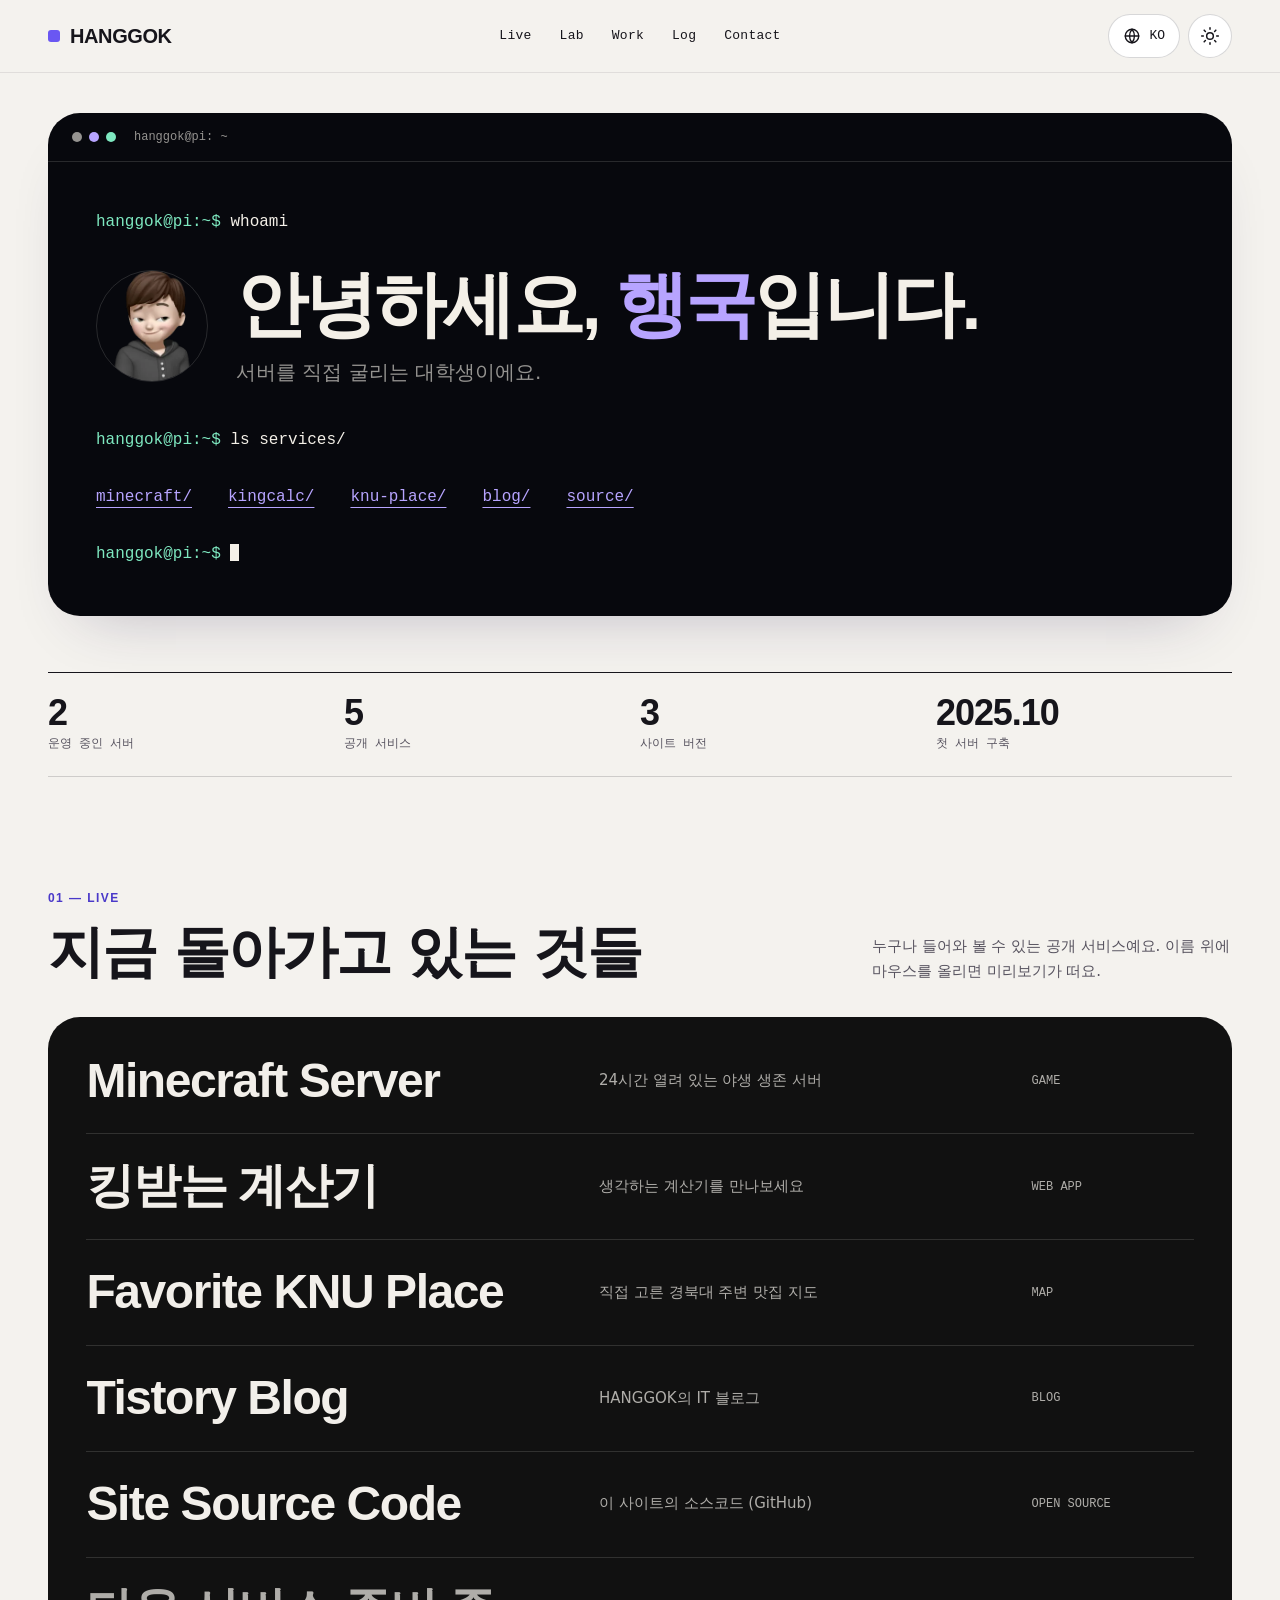
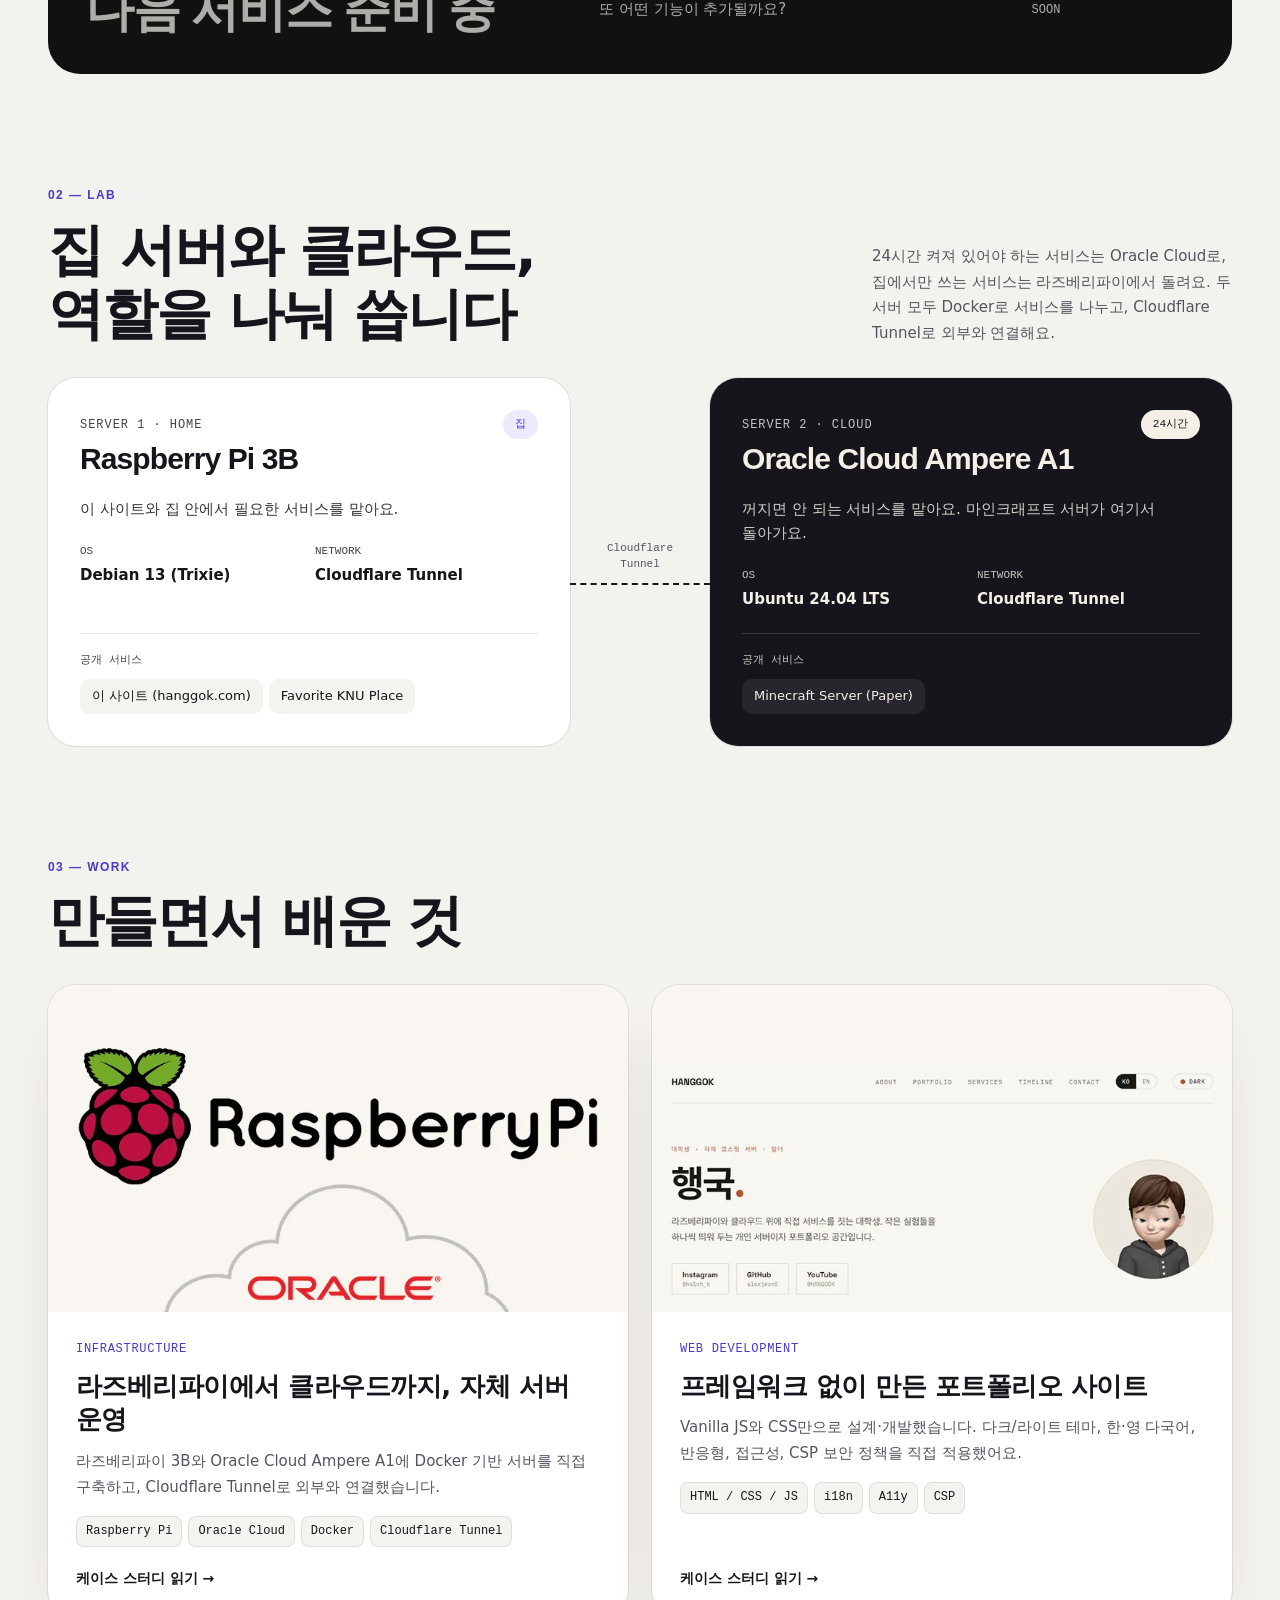
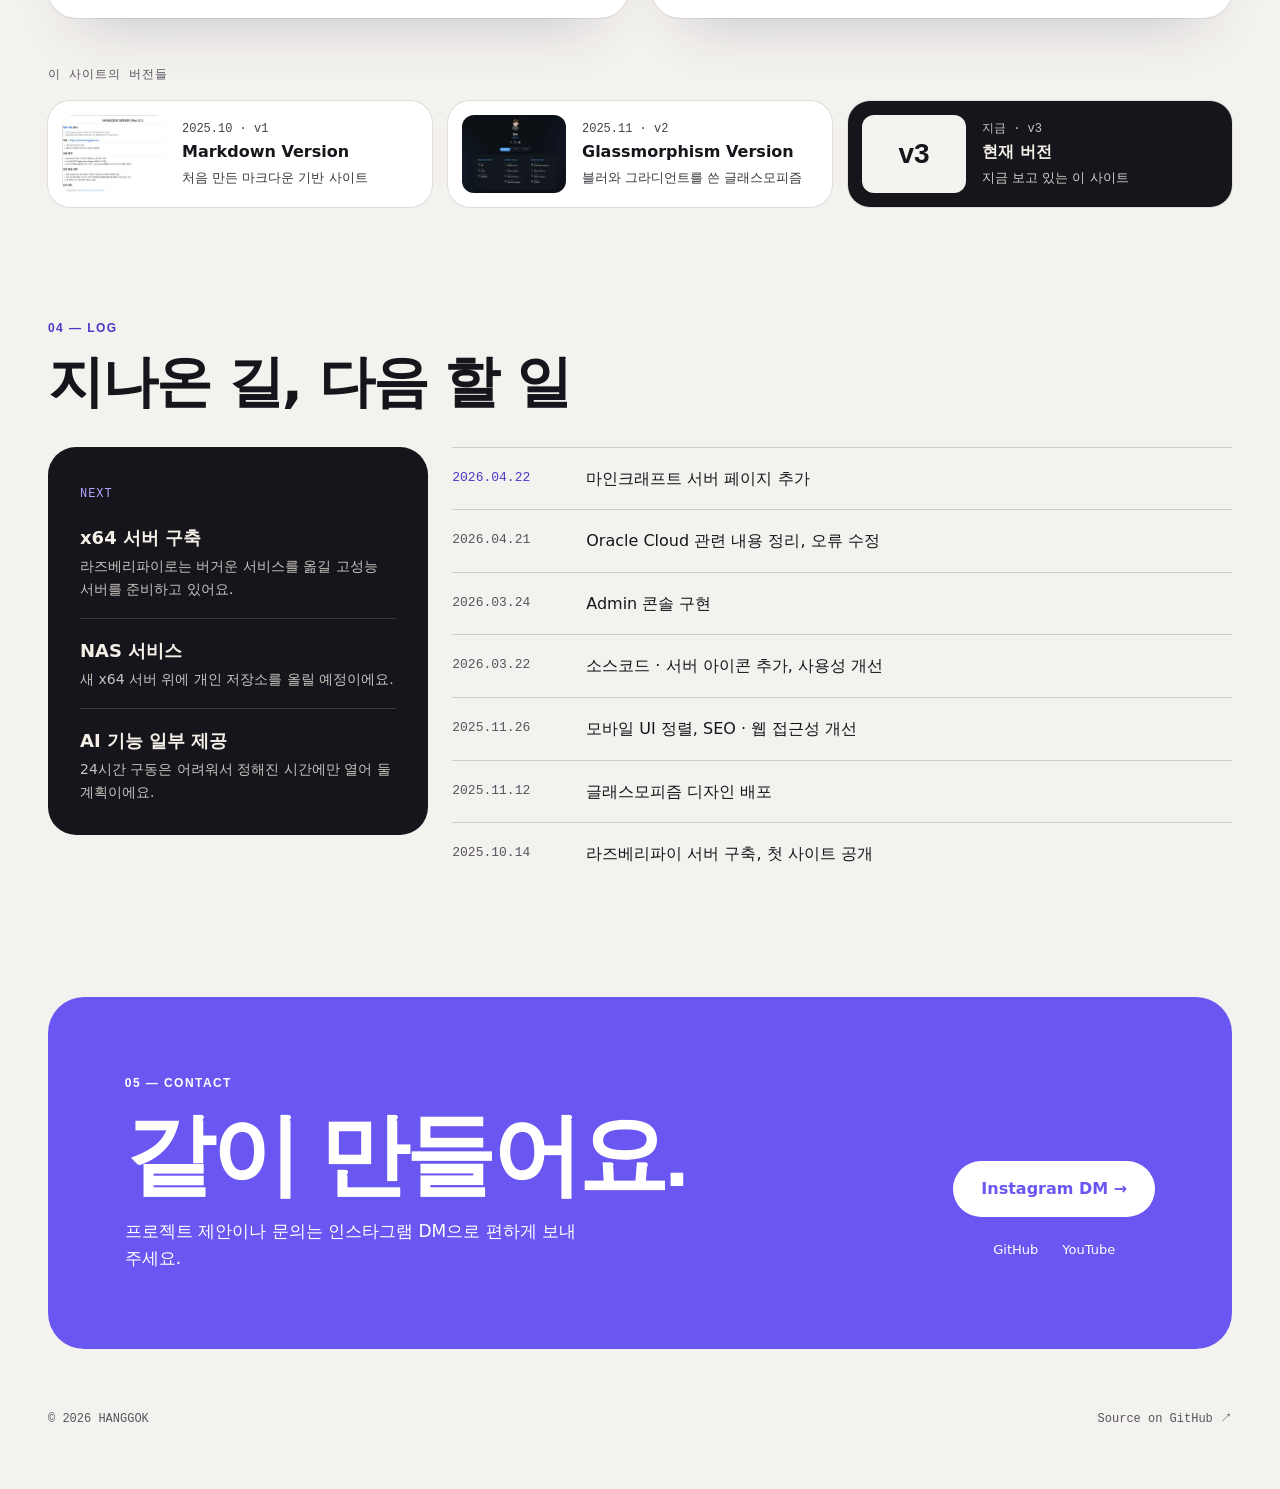
<file: index.html>
<!DOCTYPE html>
<html lang="ko" data-theme="light">
<head>
  <meta charset="UTF-8">
  <!-- 첫 화면 깜빡임 방지: 렌더 전에 저장된/시스템 테마 적용 -->
  <script>(function(){var t;try{t=localStorage.getItem('hanggok-theme')}catch(e){}if(t!=='dark'&&t!=='light')t=matchMedia('(prefers-color-scheme: dark)').matches?'dark':'light';document.documentElement.setAttribute('data-theme',t)})();</script>
  <meta name="viewport" content="width=device-width, initial-scale=1.0">
  <link rel="icon" href="assets/img/icon.png" type="image/png">
  <meta name="description" content="행국(HANGGOK)의 개인 서버 및 포트폴리오 사이트입니다.">
  <meta property="og:title" content="HANGGOK">
  <meta property="og:description" content="행국(HANGGOK)의 개인 서버 및 포트폴리오 사이트입니다.">
  <meta property="og:image" content="https://www.hanggok.com/assets/img/profile.png">
  <meta property="og:url" content="https://www.hanggok.com">
  <meta name="theme-color" content="#F4F2EE">
  <meta http-equiv="Content-Security-Policy" content="default-src 'self'; script-src 'self' 'unsafe-inline' https://cdnjs.cloudflare.com https://cdn.jsdelivr.net https://static.cloudflareinsights.com; style-src 'self' 'unsafe-inline' https://fonts.googleapis.com https://cdnjs.cloudflare.com https://cdn.jsdelivr.net; font-src 'self' https://fonts.gstatic.com https://cdnjs.cloudflare.com https://cdn.jsdelivr.net; img-src 'self' data: https:; connect-src 'self' https://cdnjs.cloudflare.com https://cdn.jsdelivr.net https://cloudflareinsights.com; object-src 'none'; base-uri 'self';">
  <meta name="referrer" content="strict-origin-when-cross-origin">
  <title>HANGGOK</title>
  <link rel="preconnect" href="https://fonts.googleapis.com">
  <link rel="preconnect" href="https://fonts.gstatic.com" crossorigin>
  <link rel="preload" as="style" href="https://fonts.googleapis.com/css2?family=Archivo:wdth,wght@100..112,700..900&family=IBM+Plex+Sans+KR:wght@400;600;700&family=JetBrains+Mono:wght@400;600&display=swap" onload="this.onload=null;this.rel='stylesheet'">
  <noscript><link rel="stylesheet" href="https://fonts.googleapis.com/css2?family=Archivo:wdth,wght@100..112,700..900&family=IBM+Plex+Sans+KR:wght@400;600;700&family=JetBrains+Mono:wght@400;600&display=swap"></noscript>
  <link rel="stylesheet" href="assets/css/style.css">
  <link rel="modulepreload" href="assets/js/modules/theme.js">
  <link rel="modulepreload" href="assets/js/modules/header.js">
  <link rel="modulepreload" href="assets/js/modules/i18n.js">
  <link rel="modulepreload" href="assets/js/modules/modal.js">
  <link rel="modulepreload" href="assets/js/modules/utils.js">
  <link rel="modulepreload" href="assets/js/modules/hero.js">
  <link rel="modulepreload" href="assets/js/modules/about.js">
  <link rel="modulepreload" href="assets/js/modules/portfolio.js">
  <link rel="modulepreload" href="assets/js/modules/services.js">
  <link rel="modulepreload" href="assets/js/modules/timeline.js">
  <link rel="preload" href="assets/lang/ko.json" as="fetch" crossorigin="anonymous">
  <link rel="preload" href="assets/data/services.json" as="fetch" crossorigin="anonymous">
  <link rel="preload" href="assets/data/about.json" as="fetch" crossorigin="anonymous">
  <link rel="preload" href="assets/data/portfolio.json" as="fetch" crossorigin="anonymous">
  <link rel="preload" href="assets/data/timeline.json" as="fetch" crossorigin="anonymous">
  <link rel="stylesheet" href="assets/css/home.css">
</head>
<body data-page="main">
  <header class="site-header is-sticky" id="site-header">
    <div class="container header-inner">
      <a class="brand" href="#top"><span class="brand-mark" aria-hidden="true"></span>HANGGOK</a>
      <nav id="site-nav" class="nav" aria-label="주요 메뉴">
        <a href="#live" data-i18n="nav.live">Live</a><a href="#lab" data-i18n="nav.lab">Lab</a><a href="#work" data-i18n="nav.work">Work</a><a href="#log" data-i18n="nav.log">Log</a><a href="#contact" data-i18n="nav.contact">Contact</a>
      </nav>
      <div class="header-actions">
        <div class="lang-switch">
          <button id="lang-toggle" class="lang-toggle" type="button" aria-haspopup="listbox" aria-expanded="false" aria-controls="lang-menu"><svg aria-hidden="true" width="16" height="16" viewBox="0 0 24 24" fill="none" stroke="currentColor" stroke-width="1.8" stroke-linecap="round"><circle cx="12" cy="12" r="9"/><path d="M3 12h18M12 3a14 14 0 0 1 0 18 14 14 0 0 1 0-18Z"/></svg><span id="lang-current">KO</span></button>
          <ul id="lang-menu" class="lang-menu" role="listbox" aria-label="Language" hidden>
            <li role="option" data-lang="ko" tabindex="-1">한국어</li>
            <li role="option" data-lang="en" tabindex="-1">English</li>
          </ul>
        </div>
        <button id="theme-toggle" class="icon-btn theme-toggle" type="button" aria-pressed="false" aria-label="다크 모드로 전환">
          <span class="theme-icon theme-icon--sun" aria-hidden="true"><svg width="18" height="18" viewBox="0 0 24 24" fill="none" stroke="currentColor" stroke-width="1.8" stroke-linecap="round"><circle cx="12" cy="12" r="4"/><path d="M12 2v2m0 16v2M2 12h2m16 0h2M5 5l1.5 1.5m11 11L19 19M5 19l1.5-1.5m11-11L19 5"/></svg></span>
          <span class="theme-icon theme-icon--moon" aria-hidden="true"><svg width="18" height="18" viewBox="0 0 24 24" fill="none" stroke="currentColor" stroke-width="1.8" stroke-linecap="round" stroke-linejoin="round"><path d="M20 14.5A8 8 0 1 1 9.5 4a6.5 6.5 0 0 0 10.5 10.5Z"/></svg></span>
        </button>
      </div>
      <button id="nav-toggle" class="icon-btn nav-toggle" type="button" aria-expanded="false" aria-controls="site-nav" aria-label="메뉴 열기"><svg aria-hidden="true" width="18" height="18" viewBox="0 0 24 24" fill="none" stroke="currentColor" stroke-width="1.8" stroke-linecap="round"><path d="M4 7h16M4 12h16M4 17h16"/></svg></button>
    </div>
  </header>
  <main id="top" class="container">
    <section aria-label="소개" class="hero">
      <div id="hero-term" class="term" data-state="typing"></div>
    </section>
    <div id="stats" role="list"></div>
    <section id="live" class="home-section">
      <div class="sec-head">
        <div class="sec-head-main"><span class="sec-kicker" data-i18n="live.kicker"></span><h2 class="sec-title" data-i18n="live.title"></h2></div>
        <p class="sec-desc" data-i18n="live.desc"></p>
      </div>
      <div class="live-block"><ul id="live-list"></ul></div>
    </section>
    <section id="lab" class="home-section">
      <div class="sec-head">
        <div class="sec-head-main"><span class="sec-kicker" data-i18n="lab.kicker"></span><h2 class="sec-title" data-i18n="lab.title"></h2></div>
        <p class="sec-desc" data-i18n="lab.desc"></p>
      </div>
      <div id="lab-servers"></div>
    </section>
    <section id="work" class="home-section">
      <div class="sec-head">
        <div class="sec-head-main"><span class="sec-kicker" data-i18n="work.kicker"></span><h2 class="sec-title" data-i18n="work.title"></h2></div>
      </div>
      <div id="work-list"></div>
      <div class="versions"><h3 class="versions-heading" data-i18n="work.versions"></h3><ol id="versions-list"></ol></div>
    </section>
    <section id="log" class="home-section">
      <div class="sec-head">
        <div class="sec-head-main"><span class="sec-kicker" data-i18n="log.kicker"></span><h2 class="sec-title" data-i18n="log.title"></h2></div>
      </div>
      <div class="log-grid"><aside class="log-plans"><span class="log-next-label" data-i18n="log.next">NEXT</span><ul id="log-next"></ul></aside><ol id="log-list"></ol></div>
    </section>
    <section id="contact">
      <div class="contact-copy"><span class="contact-kicker" data-i18n="contact.kicker">05 — Contact</span><h2 data-i18n="contact.title">같이 만들어요.</h2><p data-i18n="contact.desc"></p></div>
      <div class="contact-actions"><a class="contact-cta" href="https://www.instagram.com/hs1xh_k/" target="_blank" rel="noopener" data-i18n="contact.cta">Instagram DM →</a><div class="contact-socials"><a href="https://github.com/alexjeon5" target="_blank" rel="noopener" data-i18n="contact.github">GitHub</a><a href="https://www.youtube.com/@HANGGOK" target="_blank" rel="noopener" data-i18n="contact.youtube">YouTube</a></div></div>
    </section>
  </main>
  <footer class="site-footer"><div class="container footer-inner"><span data-i18n="footer.copyright">© 2026 HANGGOK</span><a href="https://github.com/alexjeon5/mainpage/" target="_blank" rel="noopener" data-i18n="footer.source">Source on GitHub ↗</a></div></footer>
  <!-- 모달 -->
  <div id="srv-error-overlay" class="modal-overlay"></div>
  <div id="srv-error" class="modal-window" role="dialog" aria-modal="true">
    <h2 data-i18n="modal.notice">알림</h2>
    <p data-i18n="modal.notice_desc">현재 서비스를 준비하고 있습니다.<br>조금만 기다려주세요!</p>
    <button id="srv-error-close-btn" class="btn" data-i18n="modal.confirm">확인</button>
  </div>

  <div id="portfolio-detail" class="pd-overlay" role="dialog" aria-modal="true" tabindex="-1"></div>
  <script type="module" src="assets/js/app.js"></script>
</body>
</html>
</file>
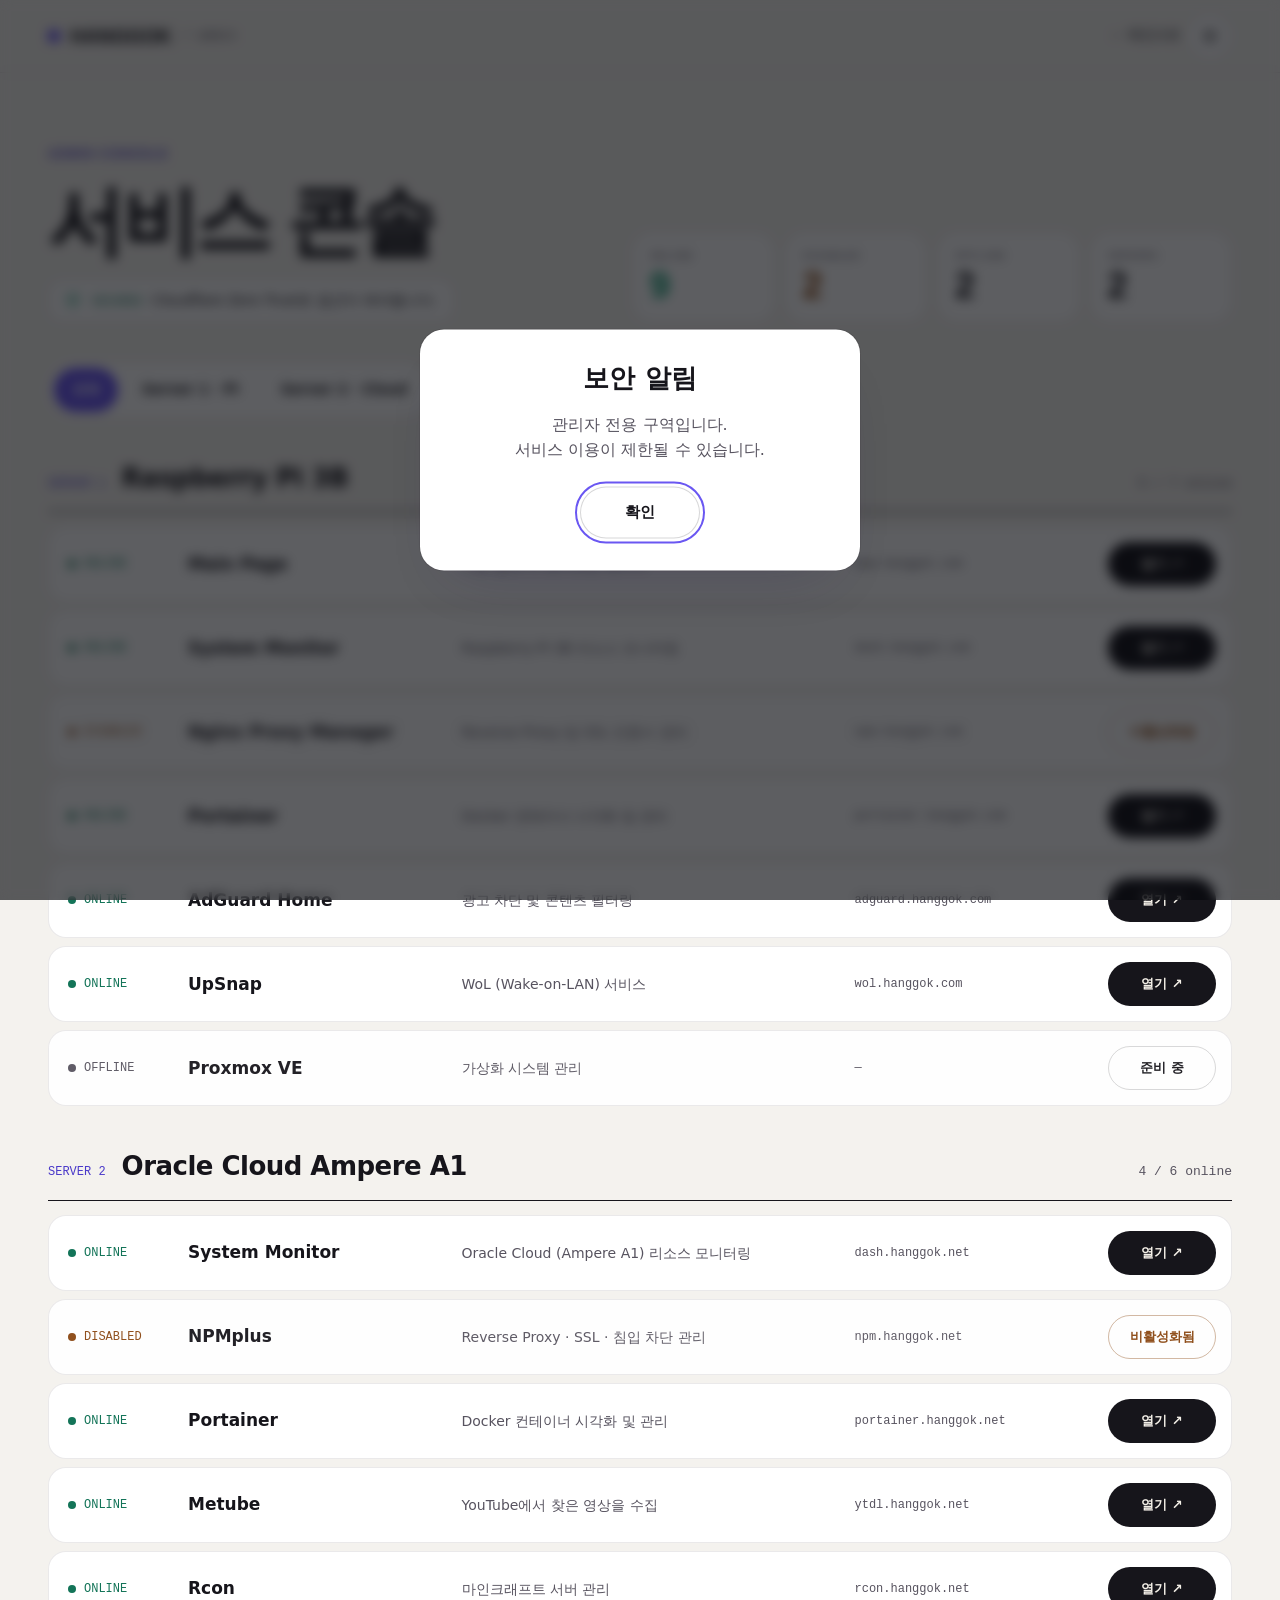
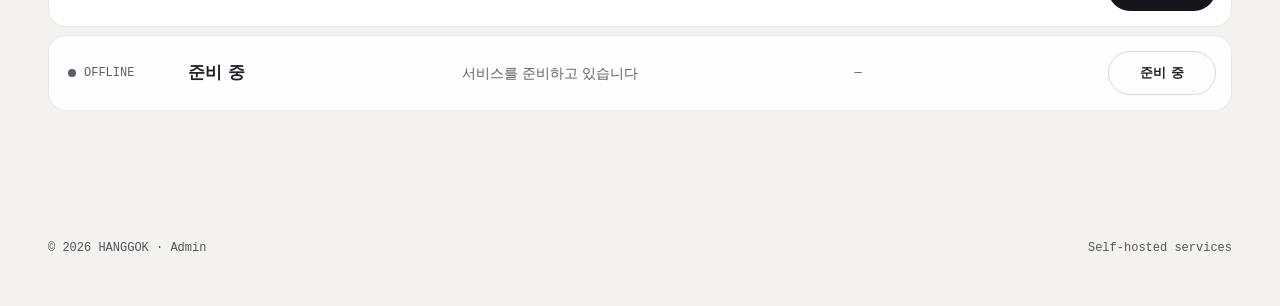
<file: admin/index.html>
<!DOCTYPE html>
<html lang="ko" data-theme="light">
<head>
  <meta charset="UTF-8">
  <!-- 첫 화면 깜빡임 방지: 렌더 전에 저장된/시스템 테마 적용 -->
  <script>(function(){var t;try{t=localStorage.getItem('hanggok-theme')}catch(e){}if(t!=='dark'&&t!=='light')t=matchMedia('(prefers-color-scheme: dark)').matches?'dark':'light';document.documentElement.setAttribute('data-theme',t)})();</script>
  <meta name="viewport" content="width=device-width, initial-scale=1.0">
  <link rel="icon" href="../assets/img/icon.png" type="image/png">
  <meta name="robots" content="noindex, nofollow">
  <meta name="theme-color" content="#F4F2EE">
  <meta http-equiv="Content-Security-Policy" content="default-src 'self'; script-src 'self' 'unsafe-inline' https://cdnjs.cloudflare.com https://cdn.jsdelivr.net; style-src 'self' 'unsafe-inline' https://fonts.googleapis.com https://cdnjs.cloudflare.com https://cdn.jsdelivr.net; font-src 'self' https://fonts.gstatic.com https://cdnjs.cloudflare.com https://cdn.jsdelivr.net; img-src 'self' data: https:; connect-src 'self'; object-src 'none'; base-uri 'self';">
  <title>HANGGOK — Admin</title>
  <link rel="preconnect" href="https://fonts.googleapis.com">
  <link rel="preconnect" href="https://fonts.gstatic.com" crossorigin>
  <link rel="preload" as="style" href="https://fonts.googleapis.com/css2?family=Archivo:wdth,wght@100..112,700..900&family=IBM+Plex+Sans+KR:wght@400;600;700&family=JetBrains+Mono:wght@400;600&display=swap" onload="this.onload=null;this.rel='stylesheet'">
  <noscript><link rel="stylesheet" href="https://fonts.googleapis.com/css2?family=Archivo:wdth,wght@100..112,700..900&family=IBM+Plex+Sans+KR:wght@400;600;700&family=JetBrains+Mono:wght@400;600&display=swap"></noscript>
  <link rel="stylesheet" href="../assets/css/style.css">
  <link rel="modulepreload" href="../assets/js/modules/theme.js">
  <link rel="modulepreload" href="../assets/js/modules/header.js">
  <link rel="modulepreload" href="../assets/js/modules/modal.js">
  <link rel="modulepreload" href="../assets/js/modules/utils.js">
  <link rel="modulepreload" href="../assets/js/modules/admin.js">
  <link rel="preload" href="../assets/data/admin-services.json" as="fetch" crossorigin="anonymous">
  <link rel="stylesheet" href="../assets/css/sub.css">
</head>
<body data-page="admin">
  <header class="site-header" id="site-header">
    <div class="container header-inner">
      <a class="brand" href="../"><span class="brand-mark" aria-hidden="true"></span>HANGGOK<span class="brand-sub">/ admin</span></a>
      <div class="header-actions">
        <a class="back-link" href="../">← 메인으로</a>
        <button id="theme-toggle" class="icon-btn theme-toggle" type="button" aria-pressed="false" aria-label="다크 모드로 전환">
          <span class="theme-icon theme-icon--sun" aria-hidden="true"><svg width="20" height="20" viewBox="0 0 24 24" fill="none" stroke="currentColor" stroke-width="1.8" stroke-linecap="round"><circle cx="12" cy="12" r="4"/><path d="M12 2v2M12 20v2M4.9 4.9l1.4 1.4M17.7 17.7l1.4 1.4M2 12h2M20 12h2M4.9 19.1l1.4-1.4M17.7 6.3l1.4-1.4"/></svg></span>
          <span class="theme-icon theme-icon--moon" aria-hidden="true"><svg width="20" height="20" viewBox="0 0 24 24" fill="none" stroke="currentColor" stroke-width="1.8" stroke-linecap="round" stroke-linejoin="round"><path d="M20 14.5A8 8 0 1 1 9.5 4a6.5 6.5 0 0 0 10.5 10.5z"/></svg></span>
        </button>
      </div>
    </div>
  </header>
  <main class="container admin-main">
    <section class="admin-overview" aria-label="콘솔 요약">
      <div class="admin-heading">
        <span class="sec-kicker">ADMIN CONSOLE</span>
        <h1>서비스 콘솔</h1>
        <div class="admin-notice">
          <svg aria-hidden="true" width="18" height="18" viewBox="0 0 24 24" fill="none" stroke="currentColor" stroke-width="1.8" stroke-linecap="round" stroke-linejoin="round"><path d="M12 3l7 3v5c0 4.5-3 8.3-7 10c-4-1.7-7-5.5-7-10V6z"/><path d="M9 12l2 2l4-4"/></svg>
          <span><span class="admin-notice-tag">SECURED</span> Cloudflare Zero Trust로 접근이 제어됩니다.</span>
        </div>
      </div>
      <dl id="admin-summary" class="admin-summary"></dl>
    </section>
    <div class="admin-filters" role="tablist" aria-label="서버 필터">
      <button id="admin-tab-all" type="button" role="tab" data-filter="all" aria-selected="true" aria-controls="admin-root">전체</button>
      <button id="admin-tab-s1" type="button" role="tab" data-filter="s1" aria-selected="false" aria-controls="admin-root" tabindex="-1">Server 1 · Pi</button>
      <button id="admin-tab-s2" type="button" role="tab" data-filter="s2" aria-selected="false" aria-controls="admin-root" tabindex="-1">Server 2 · Cloud</button>
    </div>
    <div id="admin-root" role="tabpanel" aria-labelledby="admin-tab-all" tabindex="0"></div>
  </main>
  <footer class="site-footer"><div class="container footer-inner"><span>© 2026 HANGGOK · Admin</span><span>Self-hosted services</span></div></footer>
  <div id="srv-error-overlay" class="modal-overlay"></div>
  <div id="srv-error" class="modal-window"><h2>알림</h2><p>현재 서비스를 준비하고 있습니다.<br>조금만 기다려주세요!</p><button id="srv-error-close-btn" class="btn">확인</button></div>
  <div id="admin-warn-overlay" class="modal-overlay"></div>
  <div id="admin-warn" class="modal-window"><h2>보안 알림</h2><p>관리자 전용 구역입니다.<br>서비스 이용이 제한될 수 있습니다.</p><button id="admin-warn-close-btn" class="btn">확인</button></div>
  <script type="module" src="../assets/js/app.js"></script>
</body>
</html>
</file>
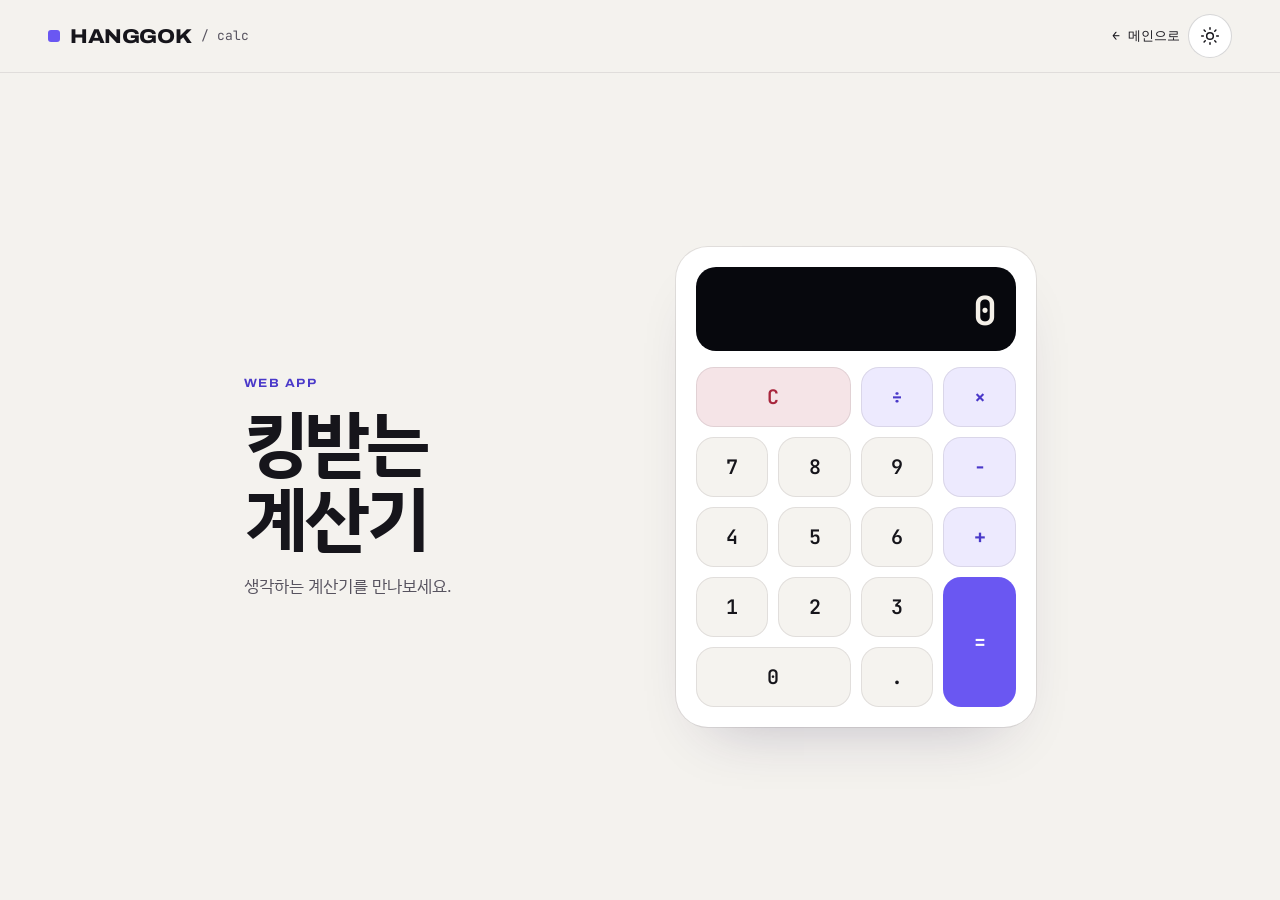
<file: calc/index.html>
<!DOCTYPE html>
<html lang="ko" data-theme="light">
<head>
  <meta charset="UTF-8">
  <script>(function(){var t;try{t=localStorage.getItem('hanggok-theme')}catch(e){}if(t!=='dark'&&t!=='light')t=matchMedia('(prefers-color-scheme: dark)').matches?'dark':'light';document.documentElement.setAttribute('data-theme',t)})();</script>
  <meta name="viewport" content="width=device-width, initial-scale=1.0">
  <meta name="theme-color" content="#F4F2EE">
  <link rel="icon" href="../assets/img/icon.png" type="image/png">
  <title>HANGGOK — 킹받는 계산기</title>
  <link rel="preconnect" href="https://fonts.googleapis.com">
  <link rel="preconnect" href="https://fonts.gstatic.com" crossorigin>
  <link rel="preload" as="style" href="https://fonts.googleapis.com/css2?family=Archivo:wdth,wght@100..112,700..900&family=IBM+Plex+Sans+KR:wght@400;600;700&family=JetBrains+Mono:wght@400;600&display=swap" onload="this.onload=null;this.rel='stylesheet'">
  <noscript><link rel="stylesheet" href="https://fonts.googleapis.com/css2?family=Archivo:wdth,wght@100..112,700..900&family=IBM+Plex+Sans+KR:wght@400;600;700&family=JetBrains+Mono:wght@400;600&display=swap"></noscript>
  <link rel="stylesheet" href="https://cdnjs.cloudflare.com/ajax/libs/font-awesome/6.5.2/css/all.min.css">
  <script crossorigin src="https://applepay.cdn-apple.com/jsapi/1.latest/apple-pay-sdk.js"></script>
  <link rel="stylesheet" href="../assets/css/style.css">
  <link rel="stylesheet" href="calc.css">
</head>
<body data-page="calc">
  <header class="site-header" id="site-header">
    <div class="container header-inner">
      <a class="brand" href="../"><span class="brand-mark" aria-hidden="true"></span>HANGGOK<span class="brand-sub">/ calc</span></a>
      <div class="header-actions">
        <a class="back-link" href="../">← 메인으로</a>
        <button id="theme-toggle" class="icon-btn theme-toggle" type="button" aria-pressed="false" aria-label="다크 모드로 전환">
          <span class="theme-icon theme-icon--sun" aria-hidden="true"><svg width="20" height="20" viewBox="0 0 24 24" fill="none" stroke="currentColor" stroke-width="1.8" stroke-linecap="round"><circle cx="12" cy="12" r="4"/><path d="M12 2v2M12 20v2M4.9 4.9l1.4 1.4M17.7 17.7l1.4 1.4M2 12h2M20 12h2M4.9 19.1l1.4-1.4M17.7 6.3l1.4-1.4"/></svg></span>
          <span class="theme-icon theme-icon--moon" aria-hidden="true"><svg width="20" height="20" viewBox="0 0 24 24" fill="none" stroke="currentColor" stroke-width="1.8" stroke-linecap="round" stroke-linejoin="round"><path d="M20 14.5A8 8 0 1 1 9.5 4a6.5 6.5 0 0 0 10.5 10.5z"/></svg></span>
        </button>
      </div>
    </div>
  </header>

  <main class="container calc-main">
    <div class="calc-intro">
      <span class="sec-kicker">Web App</span>
      <h1 class="calc-title">킹받는 계산기</h1>
      <p class="calc-desc">생각하는 계산기를 만나보세요.</p>
    </div>
    <div class="calculator">
        <input type="text" class="display" id="display" disabled value="0">
        
        <div class="keys">
            <button class="calc-btn clear" onclick="clearDisplay()">C</button>
            <button class="calc-btn operator" onclick="appendOperator('/')" aria-label="나누기">÷</button>
            <button class="calc-btn operator" onclick="appendOperator('*')" aria-label="곱하기">×</button>
            <button class="calc-btn" onclick="appendNumber('7')">7</button>
            <button class="calc-btn" onclick="appendNumber('8')">8</button>
            <button class="calc-btn" onclick="appendNumber('9')">9</button>
            <button class="calc-btn operator" onclick="appendOperator('-')" aria-label="빼기">−</button>
            <button class="calc-btn" onclick="appendNumber('4')">4</button>
            <button class="calc-btn" onclick="appendNumber('5')">5</button>
            <button class="calc-btn" onclick="appendNumber('6')">6</button>
            <button class="calc-btn operator" onclick="appendOperator('+')" aria-label="더하기">+</button>
            <button class="calc-btn" onclick="appendNumber('1')">1</button>
            <button class="calc-btn" onclick="appendNumber('2')">2</button>
            <button class="calc-btn" onclick="appendNumber('3')">3</button>
            <button class="calc-btn equals" style="grid-row: span 2;" onclick="calculate()">=</button>
            <button class="calc-btn zero" onclick="appendNumber('0')">0</button>
            <button class="calc-btn" onclick="appendNumber('.')">.</button>
        </div>
    </div>

  </main>

    <div id="thinking-overlay" class="modal-overlay"></div>
    <div id="thinking-modal" class="modal-window">
        <h2><i class="fa-solid fa-spinner fa-spin" style="color: var(--accent-text);"></i> Thinking...</h2>
        <p>수식을 처리하고 있습니다.<br>잠시만 기다려 주세요.</p>
    </div>

    <div id="payment-overlay" class="modal-overlay"></div>
    <div id="payment-modal" class="modal-window">
        <h2><i class="fa-solid fa-gem" style="color: var(--accent-text);"></i> 1회 계산 결제</h2>
        <p style="margin-top: 0;">계산기 무료 이용 횟수가 만료되었습니다.<br>추가 계산 시 1회당 결제가 필요합니다.</p>
        
        <button class="apple-pay-btn" id="apple-pay-btn" onclick="processApplePay()" style="display: none;">
            <img src="Apple_Pay_Mark_RGB_041619.svg" alt="Apple Pay" class="apple-pay-logo">
        </button>

        <div class="divider" id="apple-pay-divider" style="display: none;"><span>또는 신용카드 결제</span></div>

        <div class="payment-form">
            <div class="input-group">
                <label>카드 번호</label>
                <div class="card-input-wrapper">
                    <i class="fa-solid fa-credit-card card-logo-icon" id="card-brand-icon"></i>
                    <input type="tel" id="card-number" placeholder="0000 0000 0000 0000" maxlength="19">
                </div>
            </div>
            <div class="row-inputs">
                <div class="input-group">
                    <label>유효기간 (MM/YY)</label>
                    <input type="tel" id="card-expiry" placeholder="MM/YY" maxlength="5">
                </div>
                <div class="input-group">
                    <label>CVC</label>
                    <input type="password" id="card-cvc" placeholder="***" maxlength="3">
                </div>
            </div>
            <div class="input-group">
                <label>비밀번호 앞 2자리</label>
                <input type="password" id="card-pwd" placeholder="**" maxlength="2">
            </div>
        </div>

        <div class="modal-buttons">
            <button class="btn btn-secondary" onclick="closePaymentModal()">취소</button>
            <button class="btn btn-primary" id="pay-submit-btn" onclick="processCardPayment()">결제하기</button>
        </div>
    </div>

    <script type="module">
      import { Theme } from '../assets/js/modules/theme.js';
      import { initHeader } from '../assets/js/modules/header.js';
      new Theme().bind();
      initHeader();
    </script>
    <script src="calc.js"></script>
</body>
</html>
</file>
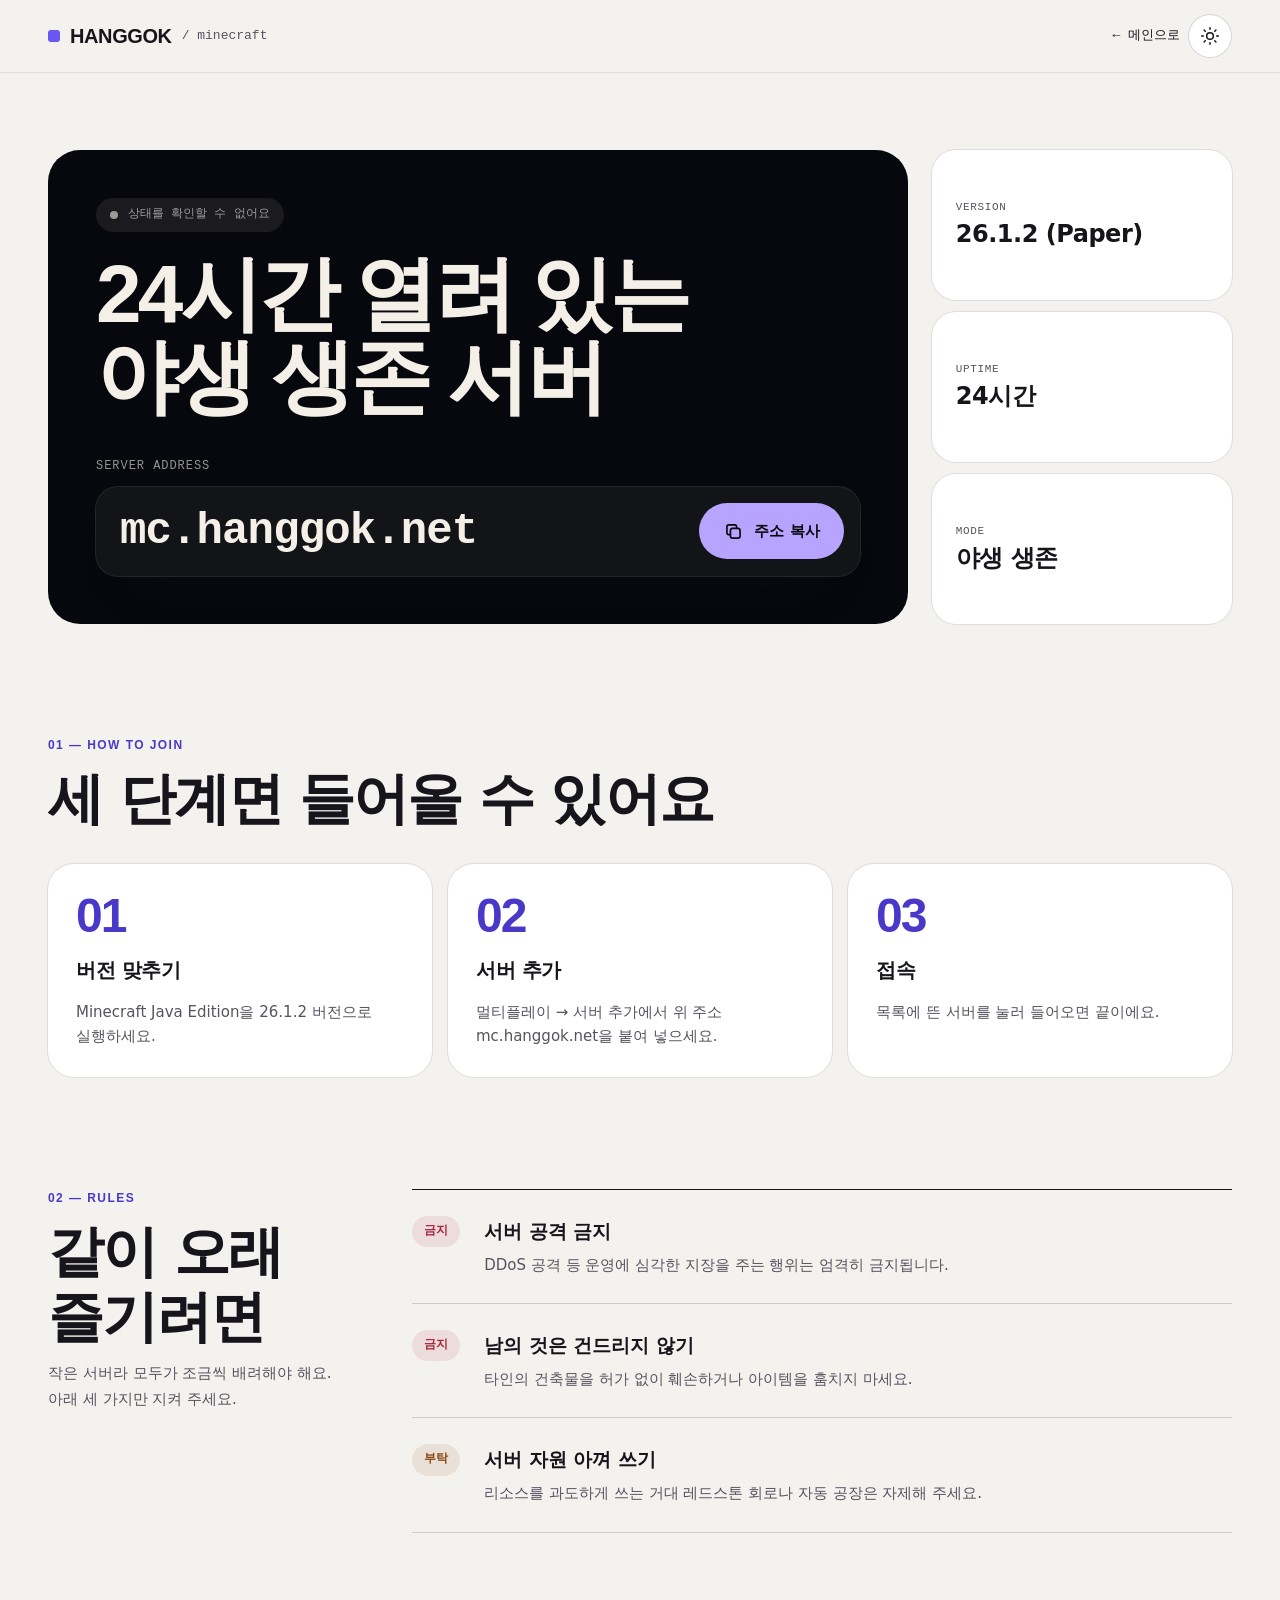
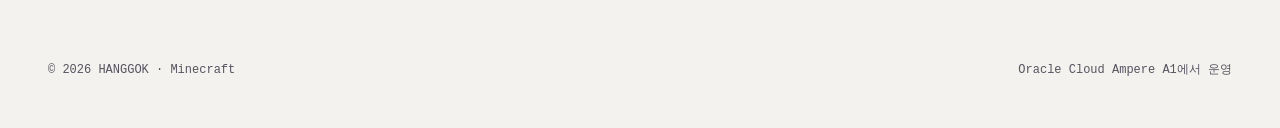
<file: minecraft/index.html>
<!DOCTYPE html>
<!-- Lucian UX/UI Prompt #008 · MIT License (c) 2026 Seokwoooo · https://lucianlabs.dev/uxui-prompt/#008 -->
<html lang="ko" data-theme="light">
<head>
  <meta charset="UTF-8">
  <!-- 첫 화면 깜빡임 방지: 렌더 전에 저장된/시스템 테마 적용 -->
  <script>(function(){var t;try{t=localStorage.getItem('hanggok-theme')}catch(e){}if(t!=='dark'&&t!=='light')t=matchMedia('(prefers-color-scheme: dark)').matches?'dark':'light';document.documentElement.setAttribute('data-theme',t)})();</script>
  <meta name="viewport" content="width=device-width, initial-scale=1.0">
  <link rel="icon" href="../assets/img/icon.png" type="image/png">
  <meta name="description" content="HANGGOK 마인크래프트 서버 — 24시간 운영되는 야생 생존 서버">
  <meta property="og:title" content="HANGGOK — Minecraft Server">
  <meta property="og:description" content="24시간 운영되는 야생 생존 마인크래프트 서버">
  <meta property="og:image" content="https://www.hanggok.com/assets/img/profile.png">
  <meta property="og:url" content="https://www.hanggok.com/minecraft/">
  <meta name="theme-color" content="#F4F2EE">

  <meta http-equiv="Content-Security-Policy" content="default-src 'self'; script-src 'self' 'unsafe-inline' https://cdnjs.cloudflare.com https://cdn.jsdelivr.net https://static.cloudflareinsights.com; style-src 'self' 'unsafe-inline' https://fonts.googleapis.com https://cdnjs.cloudflare.com https://cdn.jsdelivr.net; font-src 'self' https://fonts.gstatic.com https://cdnjs.cloudflare.com https://cdn.jsdelivr.net; img-src 'self' data: https:; connect-src 'self' https://cdnjs.cloudflare.com https://cdn.jsdelivr.net https://cloudflareinsights.com https://api.mcsrvstat.us; object-src 'none'; base-uri 'self';">
  <meta name="referrer" content="strict-origin-when-cross-origin">

  <title>HANGGOK — Minecraft Server</title>

  <link rel="preconnect" href="https://fonts.googleapis.com">
  <link rel="preconnect" href="https://fonts.gstatic.com" crossorigin>
  <link rel="preload" as="style" href="https://fonts.googleapis.com/css2?family=Archivo:wdth,wght@100..112,700..900&family=IBM+Plex+Sans+KR:wght@400;600;700&family=JetBrains+Mono:wght@400;600&display=swap" onload="this.onload=null;this.rel='stylesheet'">
  <noscript><link rel="stylesheet" href="https://fonts.googleapis.com/css2?family=Archivo:wdth,wght@100..112,700..900&family=IBM+Plex+Sans+KR:wght@400;600;700&family=JetBrains+Mono:wght@400;600&display=swap"></noscript>
  <link rel="stylesheet" href="../assets/css/style.css">
  <link rel="modulepreload" href="../assets/js/modules/theme.js">
  <link rel="modulepreload" href="../assets/js/modules/header.js">
  <link rel="modulepreload" href="../assets/js/modules/modal.js">
  <link rel="modulepreload" href="../assets/js/modules/utils.js">
  <link rel="modulepreload" href="../assets/js/modules/minecraft.js">
  <link rel="preload" href="../assets/data/minecraft.json" as="fetch" crossorigin="anonymous">
  <link rel="stylesheet" href="../assets/css/sub.css">
</head>
<body data-page="minecraft">
  <header class="site-header" id="site-header">
    <div class="container header-inner">
      <a class="brand" href="../"><span class="brand-mark" aria-hidden="true"></span>HANGGOK<span class="brand-sub">/ minecraft</span></a>
      <div class="header-actions">
        <a class="back-link" href="../">← 메인으로</a>
        <button id="theme-toggle" class="icon-btn theme-toggle" type="button" aria-pressed="false" aria-label="다크 모드로 전환">
          <span class="theme-icon theme-icon--sun" aria-hidden="true"><svg width="20" height="20" viewBox="0 0 24 24" fill="none" stroke="currentColor" stroke-width="1.8" stroke-linecap="round"><circle cx="12" cy="12" r="4"/><path d="M12 2v2M12 20v2M4.9 4.9l1.4 1.4M17.7 17.7l1.4 1.4M2 12h2M20 12h2M4.9 19.1l1.4-1.4M17.7 6.3l1.4-1.4"/></svg></span>
          <span class="theme-icon theme-icon--moon" aria-hidden="true"><svg width="20" height="20" viewBox="0 0 24 24" fill="none" stroke="currentColor" stroke-width="1.8" stroke-linecap="round" stroke-linejoin="round"><path d="M20 14.5A8 8 0 1 1 9.5 4a6.5 6.5 0 0 0 10.5 10.5z"/></svg></span>
        </button>
      </div>
    </div>
  </header>
  <main class="container mc-main">
    <section class="mc-connect" aria-label="서버 접속">
      <div class="mc-panel">
        <div class="mc-panel-heading">
          <div id="mc-status" class="mc-status" data-state="checking" aria-live="polite"><span class="mc-status-dot" aria-hidden="true"></span><span>상태 확인 중…</span></div>
          <h1 id="mc-title"></h1>
        </div>
        <div class="mc-address-area u008">
          <span class="mc-address-label">SERVER ADDRESS</span>
          <div class="u008-box">
            <span class="u008-code"><span id="mc-address" class="u008-cmd"></span></span>
            <button id="copy-btn" class="u008-btn" type="button" data-state="idle" aria-label="서버 주소 복사" disabled>
              <span class="u008-icons" aria-hidden="true">
                <svg class="u008-cp" viewBox="0 0 24 24"><rect x="8.5" y="8.5" width="11" height="11" rx="2.5"/><path d="M15.5 8.5V6.5a2 2 0 0 0-2-2h-7a2 2 0 0 0-2 2v7a2 2 0 0 0 2 2h2"/></svg>
                <svg class="u008-ok" viewBox="0 0 24 24"><path d="M5.5 12.5l4.2 4.2L18.5 8"/></svg>
              </span>주소 복사
            </button>
            <span class="u008-tip" role="status"></span>
          </div>
        </div>
      </div>
      <dl id="mc-meta" class="mc-meta"></dl>
    </section>
    <section class="mc-section" aria-labelledby="mc-how-title">
      <div class="sec-head"><div class="sec-head-main"><span class="sec-kicker" id="mc-how-kicker"></span><h2 class="sec-title" id="mc-how-title"></h2></div></div>
      <ol id="mc-steps" class="mc-steps"></ol>
    </section>
    <section class="mc-section mc-rules-section" aria-labelledby="mc-rules-title">
      <div class="mc-rules-intro"><span class="sec-kicker" id="mc-rules-kicker"></span><h2 class="sec-title" id="mc-rules-title"></h2><p id="mc-rules-desc"></p></div>
      <ol id="mc-rules" class="mc-rules"></ol>
    </section>
  </main>
  <footer class="site-footer"><div class="container footer-inner"><span>© 2026 HANGGOK · Minecraft</span><span id="mc-footer"></span></div></footer>
  <script type="module" src="../assets/js/app.js"></script>
</body>
</html>
</file>
<file: assets/css/style.css>
/* HANGGOK shared design system and shell.
 * Lucian UX/UI Prompt #219 · MIT License (c) 2026 Seokwoooo · https://lucianlabs.dev/uxui-prompt/#219
 * Lucian UX/UI Prompt #267 · MIT License (c) 2026 Seokwoooo · https://lucianlabs.dev/uxui-prompt/#267
 */
/* Lucian UX/UI Prompt theme tokens · MIT License (c) 2026 Seokwoooo · https://lucianlabs.dev/uxui-prompt/
   Every element reads its colors from these --ux-* tokens and uses the .ux base rules below. */
:root{
  color-scheme:light;
  --ux-page:#F4F2EE;
  --ux-surface:#FFFFFF;
  --ux-surface-2:#F5F3EF;
  --ux-surface-3:#EAE7E1;
  --ux-ink:#16151B;
  --ux-ink-2:#57535F;
  --ux-ink-3:#8E8A97;
  --ux-line:rgba(22,21,27,.09);
  --ux-line-2:rgba(22,21,27,.17);
  --ux-accent:#6A57F2;
  --ux-accent-2:#2F8FE0;
  --ux-accent-soft:rgba(106,87,242,.12);
  --ux-accent-ink:#FFFFFF;
  --ux-mint:#119C72;
  --ux-warn:#D6731E;
  --ux-danger:#D93A55;
  --ux-glass:rgba(255,255,255,.58);
  --ux-glass-line:rgba(255,255,255,.85);
  --ux-shadow:rgba(40,30,80,.14);
  --ux-shadow-strong:rgba(40,30,80,.3);
  --ux-grad:linear-gradient(120deg,#7B61FF,#3D8BFF 55%,#1FB89A);
  --ux-ease:cubic-bezier(.2,.8,.2,1);
  --ux-spring:cubic-bezier(.34,1.45,.64,1);
}
@media (prefers-color-scheme:dark){
  :root:not([data-theme="light"]){
    color-scheme:dark;
    --ux-page:#07080D;
    --ux-surface:#13141C;
    --ux-surface-2:#1A1B25;
    --ux-surface-3:#252632;
    --ux-ink:#F4F0E8;
    --ux-ink-2:rgba(244,240,232,.68);
    --ux-ink-3:rgba(244,240,232,.42);
    --ux-line:rgba(255,255,255,.08);
    --ux-line-2:rgba(255,255,255,.16);
    --ux-accent:#B7A4FF;
    --ux-accent-2:#7DB4FF;
    --ux-accent-soft:rgba(183,164,255,.15);
    --ux-accent-ink:#0B0C12;
    --ux-mint:#7EE8C0;
    --ux-warn:#FFB26B;
    --ux-danger:#FF7D8C;
    --ux-glass:rgba(255,255,255,.07);
    --ux-glass-line:rgba(255,255,255,.18);
    --ux-shadow:rgba(0,0,0,.45);
    --ux-shadow-strong:rgba(0,0,0,.72);
    --ux-grad:linear-gradient(120deg,#B7A4FF,#7DB4FF 55%,#A5F2D3);
  }
}
:root[data-theme="dark"]{
  color-scheme:dark;
  --ux-page:#07080D;
  --ux-surface:#13141C;
  --ux-surface-2:#1A1B25;
  --ux-surface-3:#252632;
  --ux-ink:#F4F0E8;
  --ux-ink-2:rgba(244,240,232,.68);
  --ux-ink-3:rgba(244,240,232,.42);
  --ux-line:rgba(255,255,255,.08);
  --ux-line-2:rgba(255,255,255,.16);
  --ux-accent:#B7A4FF;
  --ux-accent-2:#7DB4FF;
  --ux-accent-soft:rgba(183,164,255,.15);
  --ux-accent-ink:#0B0C12;
  --ux-mint:#7EE8C0;
  --ux-warn:#FFB26B;
  --ux-danger:#FF7D8C;
  --ux-glass:rgba(255,255,255,.07);
  --ux-glass-line:rgba(255,255,255,.18);
  --ux-shadow:rgba(0,0,0,.45);
  --ux-shadow-strong:rgba(0,0,0,.72);
  --ux-grad:linear-gradient(120deg,#B7A4FF,#7DB4FF 55%,#A5F2D3);
}

.ux,.ux *,.ux *::before,.ux *::after{box-sizing:border-box}
.ux{
  font-family:"Pretendard Variable",Pretendard,-apple-system,BlinkMacSystemFont,"Apple SD Gothic Neo","Segoe UI",Roboto,"Noto Sans KR",sans-serif;
  color:var(--ux-ink);-webkit-font-smoothing:antialiased;letter-spacing:-.01em;
  -webkit-tap-highlight-color:transparent;
  word-break:keep-all;overflow-wrap:break-word;
}

:where(.ux) :is(button,input,textarea,select){font:inherit;color:inherit}
:where(.ux) button{cursor:pointer}
.ux :focus-visible{outline:2px solid var(--ux-accent);outline-offset:3px}
.ux [hidden]{display:none!important}

@media (prefers-reduced-motion:reduce){
  .ux,.ux *,.ux *::before,.ux *::after{
    animation-duration:.001ms!important;animation-iteration-count:1!important;
    transition-duration:.001ms!important;scroll-behavior:auto!important;
  }
}

.ux { font-family: inherit; }

:root {
  color-scheme: light;
  --bg: #F4F2EE;
  --surface: #FFFFFF;
  --surface-2: #F5F3EF;
  --ink: #16151B;
  --ink-2: #57535F;
  --line: rgba(22,21,27,.09);
  --line-2: rgba(22,21,27,.17);
  --rule: #16151B;
  --accent: #6A57F2;
  --accent-ink: #FFFFFF;
  --accent-text: #4A39C9;
  --accent-soft: rgba(106,87,242,.12);
  --ok: #119C72;
  --warn-text: #8A4610;
  --danger-text: #A8263D;
  --inverse-bg: #16151B;
  --inverse-ink: #F4F0E8;
  --shadow: 0 30px 60px -36px rgba(40,30,80,.3);
  --scroll-thumb: rgba(22,21,27,.24);
  --selection: rgba(106,87,242,.22);
  --font-display: 'Archivo','IBM Plex Sans KR',sans-serif;
  --font-body: 'IBM Plex Sans KR',system-ui,sans-serif;
  --font-mono: 'JetBrains Mono',ui-monospace,monospace;
  --term-bg: #07080D;
  --term-ink: #F4F0E8;
  --term-dim: rgba(244,240,232,.6);
  --term-prompt: #7EE8C0;
  --term-link: #B7A4FF;
  --live-bg: #111111;
  --live-ink: #F2EFEA;
  --live-dim: rgba(242,239,234,.7);
  --live-line: rgba(242,239,234,.14);
}
:root[data-theme="dark"] {
  color-scheme: dark;
  --bg: #07080D;
  --surface: #13141C;
  --surface-2: #1A1B25;
  --ink: #F4F0E8;
  --ink-2: rgba(244,240,232,.68);
  --line: rgba(255,255,255,.08);
  --line-2: rgba(255,255,255,.16);
  --rule: #F4F0E8;
  --accent: #B7A4FF;
  --accent-ink: #0B0C12;
  --accent-text: #B7A4FF;
  --accent-soft: rgba(183,164,255,.15);
  --ok: #7EE8C0;
  --warn-text: #FFB26B;
  --danger-text: #FF7D8C;
  --inverse-bg: #F4F0E8;
  --inverse-ink: #0B0C12;
  --shadow: 0 30px 60px -36px rgba(0,0,0,.72);
  --scroll-thumb: rgba(244,240,232,.2);
  --selection: rgba(183,164,255,.28);
}
@media (prefers-color-scheme: dark) {
  :root:not([data-theme="light"]) {
  color-scheme: dark;
  --bg: #07080D;
  --surface: #13141C;
  --surface-2: #1A1B25;
  --ink: #F4F0E8;
  --ink-2: rgba(244,240,232,.68);
  --line: rgba(255,255,255,.08);
  --line-2: rgba(255,255,255,.16);
  --rule: #F4F0E8;
  --accent: #B7A4FF;
  --accent-ink: #0B0C12;
  --accent-text: #B7A4FF;
  --accent-soft: rgba(183,164,255,.15);
  --ok: #7EE8C0;
  --warn-text: #FFB26B;
  --danger-text: #FF7D8C;
  --inverse-bg: #F4F0E8;
  --inverse-ink: #0B0C12;
  --shadow: 0 30px 60px -36px rgba(0,0,0,.72);
  --scroll-thumb: rgba(244,240,232,.2);
  --selection: rgba(183,164,255,.28);
  }
}

*, *::before, *::after { box-sizing: border-box; }
html {
  scroll-behavior: smooth;
  scroll-padding-top: 88px;
}
/* Inherit theme-aware scrolling in portfolio detail and all inner scroll boxes. */
html, * { scrollbar-width: thin; scrollbar-color: var(--scroll-thumb) var(--bg); }
::-webkit-scrollbar { width: 12px; height: 12px; }
::-webkit-scrollbar-track { background: var(--bg); }
::-webkit-scrollbar-thumb { background: var(--scroll-thumb); border: 3px solid var(--bg); border-radius: 999px; }
::-webkit-scrollbar-thumb:hover { background: var(--accent); }
::selection { background: var(--selection); }
body {
  margin: 0;
  background: var(--bg);
  color: var(--ink);
  font-family: var(--font-body);
  line-height: 1.6;
  -webkit-font-smoothing: antialiased;
  word-break: keep-all;
  overflow-wrap: break-word;
}
a { color: inherit; text-decoration: none; }
a:hover { color: var(--accent-text); }
button, input, textarea, select { font: inherit; color: inherit; }
button { cursor: pointer; }
button, a { -webkit-tap-highlight-color: transparent; }
:focus-visible { outline: 2px solid var(--accent); outline-offset: 3px; }
img { display: block; max-width: 100%; }
svg { flex-shrink: 0; }
[hidden] { display: none !important; }
.container { max-width: 1280px; margin-inline: auto; padding-inline: clamp(16px,4vw,48px); }
.mono { font-family: var(--font-mono); }
.visually-hidden { position: absolute; width: 1px; height: 1px; padding: 0; margin: -1px; overflow: hidden; clip-path: inset(50%); white-space: nowrap; border: 0; }

.site-header { position: relative; z-index: 50; background: var(--bg); border-bottom: 1px solid var(--line); }
.site-header.is-sticky { position: sticky; top: 0; background: color-mix(in srgb,var(--bg) 96%,transparent); }
.site-header.is-scrolled { box-shadow: 0 8px 24px -16px var(--ink-2); }
.header-inner { position: relative; min-height: 72px; display: flex; align-items: center; justify-content: space-between; gap: 12px 24px; }
.brand { display: inline-flex; align-items: center; gap: 10px; min-height: 44px; flex-shrink: 0; font-family: var(--font-display); font-weight: 800; font-stretch: 112%; font-size: 20px; letter-spacing: -.02em; }
.brand-mark { width: 12px; height: 12px; flex-shrink: 0; border-radius: 3px; background: var(--accent); }
.brand-sub { color: var(--ink-2); font-family: var(--font-mono); font-size: 13px; font-weight: 400; letter-spacing: 0; }
.nav { display: flex; align-items: center; gap: 28px; font-family: var(--font-mono); font-size: 13px; letter-spacing: .02em; }
.nav a { display: flex; align-items: center; min-height: 44px; }
.header-actions { display: flex; align-items: center; gap: 8px; flex-shrink: 0; }
.back-link { display: inline-flex; align-items: center; min-height: 44px; font-family: var(--font-mono); font-size: 13px; }
.icon-btn { display: inline-grid; place-items: center; width: 44px; height: 44px; flex: 0 0 44px; padding: 0; border: 1px solid var(--line-2); border-radius: 50%; background: var(--surface); color: var(--ink); }
.icon-btn svg { width: 20px; height: 20px; }
.icon-btn:hover { border-color: var(--accent); color: var(--accent-text); }
.nav-toggle { display: none; }

/* Lucian UX/UI Prompt #267 · MIT License (c) 2026 Seokwoooo · https://lucianlabs.dev/uxui-prompt/#267 */
.lang-switch { position: relative; }
.lang-toggle { display: inline-flex; align-items: center; justify-content: center; gap: 8px; height: 44px; padding: 0 14px; border: 1px solid var(--line-2); border-radius: 999px; background: var(--surface); font-family: var(--font-mono); font-size: 13px; }
.lang-toggle svg { width: 18px; height: 18px; }
.lang-toggle[aria-expanded="true"] { border-color: var(--accent); background: var(--surface-2); }
.lang-menu { position: absolute; right: 0; top: calc(100% + 8px); z-index: 60; width: 168px; padding: 6px; margin: 0; list-style: none; border-radius: 16px; background: var(--surface-2); box-shadow: 0 0 0 1px var(--line-2),0 24px 48px -12px rgba(0,0,0,.35); transform-origin: 90% 0; transform: scale(.9) translateY(-4px); opacity: 0; pointer-events: none; transition: transform .25s cubic-bezier(.3,1.5,.5,1),opacity .15s; }
.lang-menu.lx-lang-open { transform: none; opacity: 1; pointer-events: auto; }
.lang-menu [role="option"] { display: flex; align-items: center; gap: 8px; min-height: 44px; padding: 0 12px; border-radius: 10px; font-size: 14px; cursor: pointer; }
.lang-menu [role="option"]:hover { background: var(--surface); }
.lang-menu [aria-selected="true"] { background: var(--accent-soft); color: var(--accent-text); font-weight: 600; }
.lx-lang-check { width: 16px; height: 16px; margin-left: auto; opacity: 0; }
[aria-selected="true"] > .lx-lang-check { opacity: 1; }
.lx-lang-sw { display: inline-block; vertical-align: top; overflow: hidden; }
.lx-lang-sw > span { display: block; }
.lx-lang-sw.is-go > span { animation: lx-lang-out .26s ease-in forwards; }
.lx-lang-sw.is-in > span { animation: lx-lang-in .38s cubic-bezier(.2,.9,.3,1.2); }
@keyframes lx-lang-out { to { transform: translateY(-100%); opacity: 0; } }
@keyframes lx-lang-in { from { transform: translateY(100%); opacity: 0; } }

/* Lucian UX/UI Prompt #219 · MIT License (c) 2026 Seokwoooo · https://lucianlabs.dev/uxui-prompt/#219 */
.theme-toggle { position: relative; }
.theme-icon { grid-area: 1 / 1; display: grid; place-items: center; }
.theme-icon svg { transition: transform .6s cubic-bezier(.3,1.4,.5,1); }
.theme-icon--moon { visibility: hidden; }
[data-theme="dark"] .theme-icon--sun { visibility: hidden; }
[data-theme="dark"] .theme-icon--moon { visibility: visible; }
[data-theme="dark"] .theme-icon svg { transform: rotate(-90deg); }
@media (prefers-color-scheme: dark) {
  :root:not([data-theme="light"]) .theme-icon--sun { visibility: hidden; }
  :root:not([data-theme="light"]) .theme-icon--moon { visibility: visible; }
  :root:not([data-theme="light"]) .theme-icon svg { transform: rotate(-90deg); }
}
::view-transition-old(root), ::view-transition-new(root) { animation: none; mix-blend-mode: normal; }
::view-transition-new(root) { z-index: 1; }
::view-transition-old(root) { z-index: 0; }

.sec-head { display: flex; flex-wrap: wrap; justify-content: space-between; align-items: flex-end; gap: 16px 32px; margin-bottom: 32px; }
.sec-head-main { display: flex; flex-direction: column; gap: 12px; min-width: 0; }
/* 섹션 라벨(01 — Live 등): 디스플레이 서체(Archivo)를 넓은 폭·대문자로 */
.sec-kicker { font-family: var(--font-display); font-weight: 700; font-stretch: 112%; font-size: 12px; letter-spacing: .12em; text-transform: uppercase; color: var(--accent-text); }
.sec-title { margin: 0; font-family: var(--font-body); font-size: clamp(32px,4.4vw,56px); font-weight: 700; letter-spacing: -.035em; line-height: 1.15; }
.sec-desc { max-width: 360px; margin: 0; font-size: 15px; line-height: 1.7; color: var(--ink-2); }
.btn { display: inline-flex; align-items: center; justify-content: center; gap: 10px; min-height: 52px; padding: 12px 24px; border: 1px solid var(--line-2); border-radius: 999px; background: var(--surface); color: var(--ink); font-size: 15px; font-weight: 600; text-align: center; line-height: 1.4; }
.btn--solid { background: var(--inverse-bg); color: var(--inverse-ink); border-color: transparent; }
.btn--ghost { background: transparent; border-color: var(--line-2); }
.btn--accent { background: var(--accent); color: var(--accent-ink); border-color: transparent; }
.btn:hover { box-shadow: 0 0 0 2px var(--accent); }
.btn--solid:hover { color: var(--inverse-ink); }
.btn--accent:hover { color: var(--accent-ink); }
.text-link { display: inline-flex; align-items: center; min-height: 44px; text-decoration: underline; text-decoration-thickness: 2px; text-underline-offset: 5px; }
.chip { display: inline-flex; align-items: center; padding: 6px 10px; border-radius: 8px; background: var(--surface-2); box-shadow: inset 0 0 0 1px var(--line); font-family: var(--font-mono); font-size: 12px; }
.card { background: var(--surface); border-radius: 24px; box-shadow: 0 0 0 1px var(--line); }
.site-footer { color: var(--ink-2); font-family: var(--font-mono); font-size: 12px; }
.footer-inner { display: flex; flex-wrap: wrap; align-items: center; justify-content: space-between; gap: 12px 24px; padding-block: 48px; }
.footer-inner p { margin: 0; }
.footer-inner a { display: inline-flex; align-items: center; min-height: 44px; }
.modal-overlay { position: fixed; inset: 0; z-index: 100; background: color-mix(in srgb,var(--term-bg) 65%,transparent); backdrop-filter: blur(6px); visibility: hidden; opacity: 0; pointer-events: none; }
.modal-window { position: fixed; left: 50%; top: 50%; z-index: 101; transform: translate(-50%,-50%); width: min(440px,calc(100% - 32px)); max-height: calc(100dvh - 32px); overflow: auto; padding: 32px; border-radius: 24px; background: var(--surface); color: var(--ink); box-shadow: 0 0 0 1px var(--line),var(--shadow); text-align: center; visibility: hidden; opacity: 0; pointer-events: none; }
.modal-overlay.active, .modal-window.active { visibility: visible; opacity: 1; pointer-events: auto; }
.modal-window h2 { margin: 0 0 16px; font-size: 26px; line-height: 1.3; }
.modal-window p { margin: 0 0 24px; color: var(--ink-2); }
.modal-window .btn { min-width: 120px; }

@media (max-width: 860px) {
  .header-inner { gap: 8px; }
  .brand { margin-right: auto; }
  .header-actions { order: 2; }
  .nav-toggle { display: inline-grid; order: 3; }
  .nav { display: none; position: absolute; top: calc(100% + 8px); left: clamp(16px,4vw,48px); right: clamp(16px,4vw,48px); padding: 8px; border: 1px solid var(--line-2); border-radius: 16px; background: var(--surface); box-shadow: var(--shadow); }
  .nav.is-open { display: flex; flex-direction: column; align-items: stretch; gap: 0; }
  .nav a { padding: 0 16px; border-radius: 10px; }
  .nav a:hover { background: var(--accent-soft); }
}
@media (max-width: 520px) {
  .brand { gap: 8px; font-size: 18px; }
  .brand-mark { width: 10px; height: 10px; }
  .brand-sub { font-size: 11px; }
  .header-actions { gap: 6px; }
  .lang-toggle { padding-inline: 12px; gap: 6px; font-size: 12px; }
  .back-link { font-size: 11px; }
  .site-header:not(.is-sticky) .header-inner { flex-wrap: wrap; padding-block: 8px; }
  .sec-head { margin-bottom: 24px; }
  .modal-window { padding: 28px 24px; }
}
@media (prefers-reduced-motion: reduce) {
  html { scroll-behavior: auto; }
  *, *::before, *::after { animation-duration: .001ms !important; animation-iteration-count: 1 !important; transition-duration: .001ms !important; scroll-behavior: auto !important; }
}
</file>
<file: assets/css/home.css>
/* Lucian UX/UI Prompt #276 · MIT License (c) 2026 Seokwoooo · https://lucianlabs.dev/uxui-prompt/#276 */
.hero { padding: 40px 0 56px; }
.term { border-radius: 32px; background: var(--term-bg); color: var(--term-ink); overflow: hidden; box-shadow: var(--shadow); }
.term-bar { display: flex; align-items: center; gap: 18px; padding: 17px 24px; border-bottom: 1px solid var(--live-line); color: var(--term-dim); font: 12px var(--font-mono); }
.term-dots { display: flex; gap: 7px; }
.term-dots i { width: 10px; height: 10px; border-radius: 50%; background: var(--term-dim); }
.term-dots i:nth-child(2) { background: var(--term-link); }
.term-dots i:nth-child(3) { background: var(--term-prompt); }
.term-body { padding: clamp(24px, 4vw, 48px); display: flex; flex-direction: column; gap: 22px; font: 16px/1.6 var(--font-mono); }
.term-prompt { color: var(--term-prompt); }
.term-command { min-height: 26px; }
.term-profile { display: flex; align-items: center; gap: 28px; padding: 6px 0 18px; }
.term-profile img { width: 112px; height: 112px; flex: 0 0 112px; border-radius: 50%; object-fit: cover; border: 1px solid var(--live-line); }
.term-profile > div { min-width: 0; }
.term-profile h1 { margin: 0; font: 700 clamp(40px, 5.6vw, 80px)/1.12 var(--font-display); letter-spacing: -.04em; overflow-wrap: anywhere; }
.term-profile .accent { color: var(--term-link); }
.term-profile p { margin: 12px 0 0; color: var(--term-dim); font: clamp(16px, 1.6vw, 20px)/1.6 var(--font-body); }
.term-links { display: flex; flex-wrap: wrap; gap: 0 36px; }
.term-links a { display: inline-flex; align-items: center; min-height: 44px; color: var(--term-link); text-decoration: underline; text-underline-offset: 6px; }
.term-cursor { display: inline-block; width: .55em; height: 1.1em; vertical-align: -.2em; background: var(--term-ink); animation: term-blink 1s steps(1) infinite; }
.term-output, .term-second, .term-last { opacity: 1; transform: none; transition: opacity .35s, transform .35s; }
.term-pending { opacity: 0; transform: translateY(8px); }
@keyframes term-blink { 50% { opacity: 0; } }
#stats { display: grid; grid-template-columns: repeat(4, minmax(0, 1fr)); border-top: 1px solid var(--rule); border-bottom: 1px solid var(--line-2); }
.stat { padding: 22px 20px 22px 0; display: flex; flex-direction: column; gap: 4px; }
.stat-value { font: 800 36px/1 var(--font-display); font-stretch: 110%; letter-spacing: -.03em; }
.stat-label { font: 12px/1.6 var(--font-mono); color: var(--ink-2); }
.home-section { padding-top: 112px; }

/* Lucian UX/UI Prompt #276 · MIT License (c) 2026 Seokwoooo · https://lucianlabs.dev/uxui-prompt/#276 */
.live-block { position: relative; overflow: hidden; border-radius: 32px; background: var(--live-bg); color: var(--live-ink); padding: 12px clamp(16px, 3vw, 40px); }
#live-list { list-style: none; margin: 0; padding: 0; }
#live-list > li + li { border-top: 1px solid var(--live-line); }
.live-row { display: flex; align-items: center; flex-wrap: wrap; gap: 8px 24px; padding: 26px 0; min-height: 96px; color: var(--live-ink); text-decoration: none; transition: transform .35s cubic-bezier(.3,1.3,.5,1); }
.live-title { flex: 1 1 340px; min-width: 0; font: 700 clamp(28px, 3.8vw, 48px)/1.1 var(--font-display); font-stretch: 108%; letter-spacing: -.03em; overflow-wrap: anywhere; }
.live-desc { flex: 1 1 260px; color: var(--live-dim); font-size: 15px; line-height: 1.7; }
.live-category { flex: 0 0 110px; color: var(--live-dim); font: 12px var(--font-mono); }
.live-arrow { width: 28px; font-size: 22px; font-style: normal; opacity: 0; transform: translateX(-8px); transition: opacity .25s, transform .3s; }
.live-row--soon, #live-list.is-hovered .live-row { color: var(--live-dim); }
#live-list.is-hovered .live-row.is-on, .live-row:hover, .live-row:focus-visible { color: var(--live-ink); transform: translateX(14px); }
#live-list.is-hovered .live-row--soon.is-on { color: var(--live-dim); }
.live-row.is-on .live-arrow, .live-row:focus-visible .live-arrow, .live-row:hover .live-arrow { opacity: 1; transform: none; }
.live-row:focus-visible { outline: 2px solid var(--live-ink); outline-offset: -2px; }
.live-preview { position: absolute; left: 0; top: 0; width: 250px; height: 166px; border-radius: 18px; overflow: hidden; pointer-events: none; opacity: 0; transform: scale(.6); transition: opacity .25s, transform .35s cubic-bezier(.3,1.4,.5,1); z-index: 3; box-shadow: var(--shadow); }
.live-preview.is-on { opacity: 1; transform: scale(1); }
.live-preview-strip { position: absolute; left: 0; top: 0; width: 100%; transition: transform .5s cubic-bezier(.6,0,.2,1); }
.live-preview-tile { width: 250px; height: 166px; display: grid; place-items: center; background: var(--accent); color: var(--accent-ink); font: 600 22px var(--font-mono); }
.live-preview-tile img { width: 100%; height: 100%; object-fit: cover; }
.live-error { padding: 32px 0; }

#lab-servers { display: flex; align-items: stretch; }
.lab-card { flex: 1 1 0; min-width: 0; padding: 32px; border-radius: 28px; background: var(--surface); color: var(--ink); box-shadow: 0 0 0 1px var(--line); display: flex; flex-direction: column; gap: 22px; }
.lab-card--inverse { background: var(--inverse-bg); color: var(--inverse-ink); }
.lab-heading { display: flex; justify-content: space-between; align-items: flex-start; gap: 12px; }
.lab-heading > div { min-width: 0; }
.lab-label { font: 12px/1.5 var(--font-mono); letter-spacing: .08em; opacity: .8; }
.lab-heading h3 { margin: 6px 0 0; font: 800 30px/1.1 var(--font-display); font-stretch: 108%; letter-spacing: -.03em; overflow-wrap: anywhere; }
.lab-badge { flex-shrink: 0; padding: 6px 12px; border-radius: 999px; background: var(--accent-soft); color: var(--accent-text); font: 11px/1.5 var(--font-mono); }
.lab-card--inverse .lab-badge { background: var(--inverse-ink); color: var(--inverse-bg); }
.lab-role { margin: 0; font-size: 15px; line-height: 1.6; opacity: .85; }
.lab-spec { margin: 0; display: grid; grid-template-columns: repeat(2, minmax(0, 1fr)); gap: 12px; }
.lab-spec dt { font: 11px/1.5 var(--font-mono); opacity: .8; }
.lab-spec dd { margin: 4px 0 0; font-size: 15px; font-weight: 600; overflow-wrap: anywhere; }
.lab-apps { margin-top: auto; padding-top: 18px; border-top: 1px solid var(--line); display: flex; flex-direction: column; gap: 10px; }
.lab-card--inverse .lab-apps { border-top-color: color-mix(in srgb, var(--inverse-ink) 16%, transparent); }
.lab-apps-label { font: 11px/1.5 var(--font-mono); opacity: .8; }
.lab-apps > div { display: flex; flex-wrap: wrap; gap: 6px; }
.lab-app { padding: 7px 12px; border-radius: 10px; background: var(--surface-2); font-size: 13px; }
.lab-card--inverse .lab-app { background: color-mix(in srgb, var(--inverse-ink) 8%, transparent); }
.lab-connector { flex: 0 0 140px; display: flex; flex-direction: column; align-items: center; justify-content: center; gap: 10px; padding: 16px 0; }
.lab-connector span { width: 90px; font: 11px/1.5 var(--font-mono); text-align: center; color: var(--ink-2); }
.lab-connector i { width: 100%; border-top: 2px dashed var(--rule); }
#work-list { display: grid; grid-template-columns: repeat(2, minmax(0, 1fr)); gap: 24px; }
.work-card { display: flex; flex-direction: column; min-width: 0; overflow: hidden; border-radius: 28px; background: var(--surface); color: var(--ink); text-decoration: none; box-shadow: 0 0 0 1px var(--line), var(--shadow); }
.work-thumb { aspect-ratio: 16 / 9; overflow: hidden; background: var(--surface-2); display: grid; place-items: center; }
.work-thumb img { width: 100%; height: 100%; object-fit: cover; }
.work-body { display: flex; flex-direction: column; gap: 12px; padding: 28px; flex: 1; }
.work-tag { font: 12px/1.5 var(--font-mono); color: var(--accent-text); letter-spacing: .06em; }
.work-body h3 { margin: 0; font-size: 26px; line-height: 1.3; font-weight: 700; letter-spacing: -.02em; }
.work-body p { margin: 0; font-size: 15px; line-height: 1.7; color: var(--ink-2); }
.work-chips { display: flex; flex-wrap: wrap; gap: 6px; padding-top: 4px; }
.work-read { padding-top: 8px; margin-top: auto; font-size: 14px; font-weight: 600; }
.versions { margin-top: 48px; }
.versions-heading { margin: 0 0 16px; font: 12px/1.6 var(--font-mono); letter-spacing: .08em; color: var(--ink-2); }
#versions-list { list-style: none; margin: 0; padding: 0; display: grid; grid-template-columns: repeat(3, minmax(0, 1fr)); gap: 16px; }
#versions-list > li { min-width: 0; background: var(--surface); color: var(--ink); border-radius: 22px; box-shadow: 0 0 0 1px var(--line); }
#versions-list > li > a, #versions-list > li > div { min-height: 100%; display: flex; align-items: center; gap: 16px; padding: 14px; border-radius: inherit; color: inherit; text-decoration: none; }
#versions-list > .version-current { background: var(--inverse-bg); color: var(--inverse-ink); }
.version-thumb { flex: 0 0 104px; aspect-ratio: 4 / 3; border-radius: 12px; overflow: hidden; background: var(--surface-2); color: var(--ink); display: grid; place-items: center; font: 900 28px var(--font-display); }
.version-thumb img { width: 100%; height: 100%; object-fit: cover; }
.version-copy { min-width: 0; display: flex; flex-direction: column; gap: 4px; }
.version-tag { font: 12px/1.4 var(--font-mono); opacity: .8; }
.version-copy h4 { margin: 0; font-size: 16px; line-height: 1.4; overflow-wrap: anywhere; }
.version-copy p { margin: 0; font-size: 13px; line-height: 1.5; opacity: .85; }
.log-grid { display: flex; flex-wrap: wrap; gap: 24px; }
.log-plans { flex: 1 1 380px; padding: 32px; border-radius: 28px; background: var(--inverse-bg); color: var(--inverse-ink); align-self: flex-start; }
.log-next-label { font: 12px/1.6 var(--font-mono); letter-spacing: .08em; color: var(--term-link); }
:root[data-theme="dark"] .log-next-label { color: var(--inverse-ink); }
#log-next { list-style: none; padding: 0; margin: 20px 0 0; display: flex; flex-direction: column; gap: 18px; }
#log-next li { padding-bottom: 18px; border-bottom: 1px solid color-mix(in srgb, var(--inverse-ink) 16%, transparent); }
#log-next li:last-child { padding-bottom: 0; border-bottom: 0; }
#log-next h3 { margin: 0; font-size: 18px; line-height: 1.5; }
#log-next p { margin: 4px 0 0; font-size: 14px; line-height: 1.6; opacity: .8; }
#log-list { flex: 999 1 520px; min-width: 0; list-style: none; margin: 0; padding: 0; }
#log-list > li { display: flex; flex-wrap: wrap; gap: 4px 24px; padding: 18px 0; border-top: 1px solid var(--line-2); }
.log-date { flex: 0 0 110px; padding-top: 2px; font: 13px/1.6 var(--font-mono); color: var(--ink-2); }
#log-list > li:first-child .log-date { color: var(--accent-text); }
.log-text { flex: 1 1 280px; font-size: 16px; line-height: 1.6; }
#contact { margin-top: 112px; padding: clamp(40px, 6vw, 80px); border-radius: 36px; background: var(--accent); color: var(--accent-ink); display: flex; flex-wrap: wrap; justify-content: space-between; align-items: flex-end; gap: 32px; }
.contact-copy { flex: 1 1 420px; min-width: 0; display: flex; flex-direction: column; gap: 18px; }
.contact-kicker { font-family: var(--font-display); font-weight: 700; font-stretch: 112%; font-size: 12px; line-height: 1.6; letter-spacing: .12em; text-transform: uppercase; }
.contact-copy h2 { margin: 0; font: 800 clamp(44px, 7vw, 96px)/1 var(--font-display); letter-spacing: -.04em; overflow-wrap: anywhere; }
.contact-copy p { margin: 0; max-width: 460px; font-size: 17px; line-height: 1.6; }
.contact-actions { display: flex; flex-direction: column; gap: 12px; }
.contact-cta { min-height: 56px; padding: 0 28px; border-radius: 999px; background: var(--accent-ink); color: var(--accent); display: flex; align-items: center; justify-content: center; font-size: 16px; font-weight: 700; text-decoration: none; }
.contact-socials { display: flex; justify-content: center; gap: 24px; }
#contact :focus-visible { outline-color: var(--accent-ink); }
.contact-socials a { min-height: 44px; display: inline-flex; align-items: center; color: inherit; text-underline-offset: 4px; font-size: 13px; }

.pd-overlay { display: none; position: fixed; inset: 0; z-index: 150; overflow-y: auto; overscroll-behavior: contain; background: var(--bg); color: var(--ink); }
.pd-overlay.active { display: block; }
.pd-topbar { position: sticky; top: 0; z-index: 1; border-bottom: 1px solid var(--line); background: var(--bg); padding: 14px max(16px, calc((100% - 960px) / 2)); }
.pd-cover { max-width: 1120px; margin: 24px auto 0; padding: 0 24px; }
.pd-cover img { display: block; width: 100%; max-height: 360px; object-fit: cover; border-radius: 24px; }
.pd-header, .pd-body { max-width: 960px; margin: 0 auto; padding: 40px 24px; overflow-wrap: anywhere; }
.pd-tag { color: var(--accent-text); font: 12px/1.6 var(--font-mono); }
.pd-title { margin: 12px 0 24px; font: 800 clamp(32px, 5vw, 64px)/1.15 var(--font-display); letter-spacing: -.035em; }
.pd-chips { display: flex; flex-wrap: wrap; gap: 8px; }
.pd-body { padding-top: 0; padding-bottom: 80px; font-size: 17px; line-height: 1.85; }
.pd-h { margin: 28px 0 12px; line-height: 1.35; letter-spacing: -.02em; }
.pd-p { margin: 12px 0; }
.pd-list { padding-left: 24px; }
.pd-list li { margin: 8px 0; }
.pd-callout { display: flex; align-items: flex-start; gap: 14px; margin: 24px 0; padding: 24px; border-radius: 18px; background: var(--accent-soft); }
.pd-divider { border: 0; border-top: 1px solid var(--line-2); margin: 32px 0; }
.pd-fig { margin: 24px 0; }
.pd-fig img { max-width: 100%; border-radius: 16px; }
.pd-fig-cap { color: var(--ink-2); font-size: 13px; }
.pd-code { overflow: auto; background: var(--surface-2); padding: 24px; border-radius: 16px; font: 14px/1.7 var(--font-mono); }
.pd-quote { border-left: 3px solid var(--accent); padding-left: 24px; margin: 24px 0; color: var(--ink-2); }
@media (max-width: 1100px) {
  .live-title { flex-basis: 300px; }
  .live-desc { flex-basis: 220px; }
  .live-category { flex-basis: 90px; }
  .lab-connector { flex-basis: 100px; }
  #versions-list { grid-template-columns: 1fr; }
}
@media (max-width: 860px) {
  .hero { padding-top: 40px; }
  .term-profile { align-items: flex-start; }
  .term-profile img { width: 84px; height: 84px; flex-basis: 84px; }
  .term-body { font-size: 15px; }
  .home-section { padding-top: 80px; }
  .live-row { display: grid; grid-template-columns: minmax(0, 1fr) 24px; padding: 22px 0; gap: 8px; }
  .live-title { grid-column: 1; grid-row: 1; }
  .live-desc { grid-column: 1 / -1; grid-row: 2; }
  .live-category { display: none; }
  .live-arrow { grid-column: 2; grid-row: 1; opacity: 1; transform: none; }
  #lab-servers { flex-direction: column; }
  .lab-connector { flex-basis: auto; padding: 14px; }
  .lab-connector span { width: auto; }
  .lab-connector i { width: 0; height: 16px; border: 0; border-left: 2px dashed var(--rule); }
  #work-list { grid-template-columns: 1fr; }
  #versions-list { grid-template-columns: 1fr; }
  #contact { margin-top: 80px; }
}
@media (max-width: 520px) {
  .hero { padding: 40px 0 32px; }
  .term { border-radius: 22px; }
  .term-bar { padding: 14px 18px; font-size: 11px; }
  .term-body { padding: 24px 18px; gap: 16px; font-size: 13px; }
  .term-profile { flex-direction: column; gap: 16px; padding: 4px 0 8px; }
  .term-profile h1 { font-size: 40px; line-height: 1.08; }
  .term-profile p { font-size: 16px; }
  .term-links { gap: 0 20px; }
  #stats { grid-template-columns: repeat(2, minmax(0, 1fr)); border-bottom: 0; }
  .stat { padding: 16px 0; border-bottom: 1px solid var(--line-2); }
  .stat-value { font-size: 30px; }
  .stat-label { font-size: 11px; }
  .home-section { padding-top: 64px; }
  .live-block { padding: 4px 18px; border-radius: 28px; }
  .live-row { padding: 18px 0; min-height: 90px; }
  .live-title { font-size: 25px; line-height: 1.15; }
  .live-desc { font-size: 13px; }
  .lab-card { padding: 22px; border-radius: 22px; gap: 16px; }
  .lab-heading h3 { font-size: 24px; line-height: 1.15; }
  .lab-label { font-size: 11px; }
  .lab-badge { padding: 4px 10px; }
  .lab-role { font-size: 14px; }
  .lab-spec dd { font-size: 13px; }
  .work-body { padding: 22px; }
  .work-body h3 { font-size: 24px; }
  .work-body p { font-size: 14px; }
  .log-plans { padding: 24px; }
  #log-list > li { flex-direction: column; }
  .log-date, .log-text { flex-basis: auto; }
  .log-text { font-size: 14px; }
  #contact { margin-top: 64px; padding: 32px 24px; border-radius: 28px; gap: 20px; }
  .contact-copy { flex-basis: auto; gap: 14px; }
  .contact-copy h2 { font-size: 42px; }
  .contact-copy p { font-size: 15px; }
  .contact-actions { width: 100%; }
  .contact-cta { min-height: 52px; font-size: 15px; }
  .pd-cover { padding: 0 16px; }
  .pd-header, .pd-body { padding-inline: 20px; }
}
@media (hover: none) {
  .live-preview { display: none; }
  .live-row:hover { transform: none; }
}
@media (prefers-reduced-motion: reduce) {
  .term-cursor { animation: none; }
  .term-output, .term-second, .term-last, .live-row, .live-arrow, .live-preview, .live-preview-strip { transition: none; }
}

/* ── 레이아웃 흔들림(CLS) 방지 ─────────────────────────────
   JSON이 도착하기 전 비어 있는 동안에만 최종 높이에 가까운 자리를 잡아 둠.
   :empty 라서 내용이 채워지면 이 규칙은 사라지고 실제 높이를 따름. */
#hero-term:empty { min-height: 470px; }
#stats:empty { min-height: 105px; }
#live-list:empty { min-height: 570px; }
#lab-servers:empty { min-height: 360px; }
@media (max-width: 1023px) {
  #hero-term:empty { min-height: 420px; }
  #live-list:empty { min-height: 670px; }
  #lab-servers:empty { min-height: 680px; }
}
@media (max-width: 767px) {
  #live-list:empty { min-height: 600px; }
}
@media (max-width: 520px) {
  #hero-term:empty { min-height: 460px; }
  #stats:empty { min-height: 170px; }
}
</file>
<file: assets/css/sub.css>
/* Lucian UX/UI Prompt #008 · MIT License (c) 2026 Seokwoooo · https://lucianlabs.dev/uxui-prompt/#008 */

/* Minecraft */
.mc-main { padding-bottom: 80px; }
.mc-connect { padding-top: clamp(40px, 6vw, 80px); display: flex; flex-wrap: wrap; gap: 24px; align-items: stretch; }
.mc-panel { flex: 999 1 560px; min-width: 0; padding: clamp(28px, 4vw, 48px); border-radius: 32px; background: var(--term-bg); color: var(--term-ink); display: flex; flex-direction: column; justify-content: space-between; gap: 40px; }
:root[data-theme="dark"] .mc-panel { box-shadow: inset 0 0 0 1px var(--line-2); }
.mc-panel-heading { display: flex; flex-direction: column; gap: 20px; }
.mc-status { display: inline-flex; align-self: flex-start; align-items: center; gap: 10px; min-height: 34px; padding: 6px 14px; border-radius: 999px; background: color-mix(in srgb, var(--term-ink) 8%, transparent); color: var(--term-dim); font: 12px/1.6 var(--font-mono); }
.mc-status[data-state="online"] { background: color-mix(in srgb, var(--term-prompt) 12%, transparent); color: var(--term-prompt); }
.mc-status-dot { flex: none; width: 8px; height: 8px; border-radius: 50%; background: currentColor; }
.mc-panel h1 { margin: 0; font: 800 clamp(44px, 6.4vw, 88px)/1.02 var(--font-display); letter-spacing: -.045em; white-space: pre-line; overflow-wrap: anywhere; }
.mc-address-area { display: flex; flex-direction: column; gap: 14px; }
.mc-address-label { font: 12px var(--font-mono); letter-spacing: .08em; color: var(--term-dim); }
.mc-meta { flex: 1 1 300px; min-width: 0; margin: 0; display: grid; grid-template-columns: minmax(0, 1fr); grid-auto-rows: 1fr; gap: 12px; }
.mc-meta > div { padding: 24px; display: flex; flex-direction: column; justify-content: center; gap: 6px; }
.mc-meta dt { font: 11px var(--font-mono); letter-spacing: .06em; color: var(--ink-2); }
.mc-meta dd { margin: 0; font-size: 24px; font-weight: 700; letter-spacing: -.02em; line-height: 1.25; overflow-wrap: anywhere; }
.mc-section { padding-top: 112px; }
.mc-steps { list-style: none; margin: 0; padding: 0; display: grid; grid-template-columns: repeat(3, minmax(0, 1fr)); gap: 16px; }
.mc-steps > li { padding: 28px; border-radius: 26px; display: flex; flex-direction: column; gap: 14px; }
.mc-step-number { font: 900 48px/1 var(--font-display); letter-spacing: -.04em; color: var(--accent-text); }
.mc-steps h3 { margin: 0; font-size: 20px; font-weight: 700; letter-spacing: -.02em; }
.mc-steps p, .mc-rules p { margin: 0; font-size: 15px; line-height: 1.65; color: var(--ink-2); }
.mc-rules-section { display: flex; flex-wrap: wrap; gap: 32px 64px; }
.mc-rules-intro { flex: 1 1 300px; min-width: 0; display: flex; flex-direction: column; gap: 12px; }
.mc-rules-intro p { margin: 0; font-size: 15px; line-height: 1.7; color: var(--ink-2); }
.mc-rules { flex: 999 1 560px; min-width: 0; list-style: none; margin: 0; padding: 0; border-top: 1px solid var(--rule); }
.mc-rules > li { display: flex; gap: 24px; align-items: flex-start; padding: 26px 0; border-bottom: 1px solid var(--line-2); }
.mc-rules h3 { margin: 0 0 6px; font-size: 19px; font-weight: 700; }
.mc-rule-tag { flex: none; padding: 6px 12px; border-radius: 999px; background: color-mix(in srgb, var(--danger-text) 10%, transparent); color: var(--danger-text); font: 600 12px/1.6 var(--font-mono); }
.mc-rule-tag[data-tone="ask"] { background: color-mix(in srgb, var(--warn-text) 10%, transparent); color: var(--warn-text); }

/* Lucian #008: original icon redraw, gleam and bubble timing, adapted to the address bar. */
.u008 { position: relative; }
.u008-box { position: relative; display: flex; flex-wrap: wrap; align-items: center; gap: 16px 24px; min-width: 0; padding: 16px 16px 16px 24px; border-radius: 22px; background: color-mix(in srgb, var(--term-ink) 5%, var(--term-bg)); box-shadow: 0 0 0 1px color-mix(in srgb, var(--term-ink) 12%, transparent), var(--shadow); overflow: visible; transition: box-shadow .45s cubic-bezier(.2,.8,.2,1); }
.u008-code { position: relative; flex: 1 1 260px; min-width: 0; overflow: hidden; font: 600 clamp(26px, 3.6vw, 44px)/1.3 var(--font-mono); letter-spacing: -.02em; color: var(--term-ink); }
.u008-cmd { display: inline-block; overflow-wrap: anywhere; }
.u008-code::after { content: ""; position: absolute; inset: 0; background: linear-gradient(100deg, transparent 20%, color-mix(in srgb, var(--term-prompt) 30%, transparent) 50%, transparent 80%); transform: translateX(-110%); pointer-events: none; }
.u008.is-copied .u008-code::after { animation: u008-sweep .7s cubic-bezier(.2,.8,.2,1); }
@keyframes u008-sweep { to { transform: translateX(110%); } }
.u008-btn { position: relative; flex: none; min-height: 56px; border: 0; padding: 0 24px; border-radius: 999px; background: var(--term-link); color: var(--term-bg); display: flex; align-items: center; justify-content: center; gap: 10px; font: 700 15px var(--font-body); cursor: pointer; transition: background-color .35s cubic-bezier(.2,.8,.2,1), color .35s cubic-bezier(.2,.8,.2,1), transform .45s cubic-bezier(.34,1.45,.64,1); }
.u008-btn:hover { background: color-mix(in srgb, var(--term-link) 80%, var(--term-ink)); }
.u008-btn:active { transform: scale(.88); }
.u008-btn:focus-visible { outline: 2px solid var(--term-link); outline-offset: 3px; }
.u008-icons { width: 21px; height: 21px; position: relative; }
.u008-btn svg { position: absolute; inset: 0; width: 21px; height: 21px; fill: none; stroke: currentColor; stroke-width: 1.9; stroke-linecap: round; stroke-linejoin: round; transition: opacity .25s cubic-bezier(.2,.8,.2,1), transform .5s cubic-bezier(.34,1.45,.64,1); }
.u008-ok { opacity: 0; transform: scale(.4) rotate(-30deg); }
.u008-ok path { stroke-width: 2.6; stroke-dasharray: 22; stroke-dashoffset: 22; transition: stroke-dashoffset .4s cubic-bezier(.2,.8,.2,1) .1s; }
.u008.is-copied .u008-btn { background: var(--term-prompt); color: var(--term-bg); }
.u008.is-copied .u008-cp { opacity: 0; transform: scale(.4) rotate(30deg); }
.u008.is-copied .u008-ok { opacity: 1; transform: none; }
.u008.is-copied .u008-ok path { stroke-dashoffset: 0; }
.u008.is-copied .u008-box { box-shadow: 0 0 0 1.5px var(--term-prompt), 0 0 0 6px color-mix(in srgb, var(--term-prompt) 16%, transparent), var(--shadow); }
.u008-tip { position: absolute; right: 10px; top: -44px; padding: 7px 12px; border-radius: 10px; background: var(--term-ink); color: var(--term-bg); font-size: 13px; font-weight: 650; white-space: nowrap; pointer-events: none; opacity: 0; transform: translateY(8px) scale(.8); transform-origin: 80% 100%; transition: opacity .25s cubic-bezier(.2,.8,.2,1), transform .5s cubic-bezier(.34,1.45,.64,1); }
.u008-tip::after { content: ""; position: absolute; right: 24px; bottom: -5px; width: 10px; height: 10px; background: inherit; border-radius: 2px; transform: rotate(45deg); }
.u008.is-copied .u008-tip, .u008.is-copy-failed .u008-tip { opacity: 1; transform: none; }

/* Admin */
.admin-main { padding-top: clamp(40px, 6vw, 72px); padding-bottom: 80px; display: flex; flex-direction: column; gap: 40px; }
.admin-overview { display: flex; flex-wrap: wrap; align-items: flex-end; justify-content: space-between; gap: 32px; }
.admin-heading { flex: 1 1 420px; min-width: 0; display: flex; flex-direction: column; gap: 18px; }
.admin-heading h1 { margin: 0; font: 800 clamp(44px, 6vw, 80px)/1.02 var(--font-display); letter-spacing: -.045em; }
.admin-notice { display: inline-flex; align-self: flex-start; align-items: center; gap: 10px; padding: 10px 16px; border-radius: 14px; background: var(--surface); box-shadow: inset 0 0 0 1px var(--line-2); font-size: 14px; line-height: 1.65; }
.admin-notice svg { color: var(--ok); flex: none; }
.admin-notice-tag { font: 12px var(--font-mono); color: color-mix(in srgb, var(--ok) 70%, var(--ink)); margin-right: 5px; }
.admin-summary { margin: 0; display: grid; grid-template-columns: repeat(4, minmax(0, 1fr)); gap: 10px; flex: 0 1 600px; min-width: 0; }
.admin-summary > div { padding: 18px; border-radius: 20px; background: var(--surface); box-shadow: inset 0 0 0 1px var(--line); display: flex; flex-direction: column; gap: 6px; }
.admin-summary dt { font: 11px var(--font-mono); letter-spacing: .06em; color: var(--ink-2); }
.admin-summary dd { margin: 0; font: 800 36px/1 var(--font-display); letter-spacing: -.03em; }
.admin-summary [data-key="online"] dd { color: var(--ok); }
.admin-summary [data-key="disabled"] dd { color: var(--warn-text); }
.admin-filters { display: flex; flex-wrap: wrap; gap: 6px; padding: 6px; align-self: flex-start; border-radius: 999px; background: var(--surface); box-shadow: inset 0 0 0 1px var(--line); }
.admin-filters button { min-height: 44px; padding: 0 18px; border-radius: 999px; border: 0; background: transparent; color: var(--ink); font-size: 14px; font-weight: 600; cursor: pointer; }
.admin-filters button[aria-selected="true"] { background: var(--accent); color: var(--accent-ink); }
#admin-root { display: flex; flex-direction: column; gap: 40px; }
.admin-group { display: flex; flex-direction: column; gap: 14px; }
.admin-group-heading { display: flex; flex-wrap: wrap; align-items: baseline; justify-content: space-between; gap: 8px 24px; padding-bottom: 12px; border-bottom: 1px solid var(--rule); }
.admin-group-heading > div { display: flex; flex-wrap: wrap; align-items: baseline; gap: 8px 16px; }
.admin-server-label { font: 12px var(--font-mono); color: var(--accent-text); text-transform: uppercase; }
.admin-group-heading h2 { margin: 0; font-size: 26px; font-weight: 700; letter-spacing: -.02em; }
.admin-online-count { font: 13px var(--font-mono); color: var(--ink-2); }
.admin-group ul { list-style: none; margin: 0; padding: 0; display: flex; flex-direction: column; gap: 8px; }
.admin-row { display: flex; flex-wrap: wrap; align-items: center; gap: 10px 24px; padding: 16px 16px 16px 20px; border-radius: 18px; background: var(--surface); box-shadow: inset 0 0 0 1px var(--line); }
/* Mild dimming keeps secondary text readable in both themes. */
.admin-row[data-status="disabled"], .admin-row[data-status="offline"] { opacity: .94; }
.admin-status { flex: 0 0 96px; display: flex; align-items: center; gap: 8px; font: 12px var(--font-mono); color: var(--ink-2); }
.admin-status > span { width: 8px; height: 8px; border-radius: 50%; background: currentColor; }
.admin-row[data-status="online"] .admin-status { color: color-mix(in srgb, var(--ok) 70%, var(--ink)); }
.admin-row[data-status="disabled"] .admin-status { color: var(--warn-text); }
.admin-service-name { flex: 1 1 180px; font-size: 17px; font-weight: 700; overflow-wrap: anywhere; }
.admin-service-desc { flex: 2 1 230px; font-size: 14px; color: var(--ink-2); }
.admin-service-host { flex: 1 1 160px; min-width: 0; font: 12px var(--font-mono); color: var(--ink-2); overflow-wrap: anywhere; }
.admin-row .admin-action { min-height: 44px; min-width: 108px; justify-content: center; padding: 0 18px; font-size: 13px; }
.admin-row[data-status="disabled"] .admin-action { border-color: color-mix(in srgb, var(--warn-text) 40%, transparent); color: var(--warn-text); cursor: not-allowed; opacity: 1; }
.admin-error { color: var(--danger-text); }
:root[data-theme="dark"] .admin-notice-tag, :root[data-theme="dark"] .admin-row[data-status="online"] .admin-status { color: var(--ok); }

@media (max-width: 860px) {
  .mc-steps { grid-template-columns: 1fr; }
  .mc-section { padding-top: 72px; }
  .admin-summary { flex-grow: 1; }
}
@media (max-width: 520px) {
  .mc-panel { padding: 28px 20px; border-radius: 26px; }
  .mc-panel h1 { font-size: clamp(32px, 9.5vw, 44px); }
  .u008-box { padding: 16px; }
  .u008-code { flex-basis: 100%; font-size: clamp(20px, 6.8vw, 26px); }
  .u008-btn { min-height: 48px; padding-inline: 18px; }
  .mc-status { padding-inline: 10px; font-size: 11px; }
  .mc-rules > li { gap: 14px; }
  .mc-meta > div { padding: 22px; }
  .admin-summary { grid-template-columns: repeat(2, minmax(0, 1fr)); }
  .admin-filters { gap: 2px; border-radius: 24px; }
  .admin-filters button { padding-inline: 10px; font-size: 12px; }
  .admin-row { gap: 12px; }
  .admin-service-name { flex-basis: calc(100% - 108px); }
  .admin-service-desc { flex-basis: 100%; }
  .admin-service-host { flex-basis: 130px; }
}
@media (prefers-reduced-motion: reduce) {
  .u008 *, .u008 *::before, .u008 *::after { animation: none !important; transition: none !important; }
}

/* ── 레이아웃 흔들림(CLS) 방지 ─────────────────────────────
   JSON 렌더 전 비어 있는 동안에만 자리를 잡아 둠 (:empty → 채워지면 해제). */
#mc-title:empty { min-height: 2.2em; }
#mc-meta:empty { min-height: 300px; }
#mc-steps:empty { min-height: 210px; }
#mc-rules:empty { min-height: 340px; }
#admin-summary:empty { min-height: 90px; }
#admin-root:empty { min-height: 1250px; }
@media (max-width: 1023px) {
  #mc-steps:empty { min-height: 590px; }
  #admin-root:empty { min-height: 1720px; }
}
@media (max-width: 767px) {
  #mc-rules:empty { min-height: 410px; }
  #admin-root:empty { min-height: 2200px; }
}
@media (max-width: 520px) {
  #admin-summary:empty { min-height: 190px; }
}
.mc-section .sec-kicker:empty { display: block; min-height: 1.6em; }
.mc-section .sec-title:empty { min-height: 1.15em; }
#mc-rules-desc:empty { min-height: 3.2em; }
</file>
<file: calc/calc.css>
/* =========================================
   킹받는 계산기 — 사이트 공통 디자인(style.css 토큰) 기반
   ========================================= */
body[data-page="calc"] { min-height: 100vh; display: flex; flex-direction: column; }

.calc-main {
  flex: 1;
  display: flex; flex-wrap: wrap; align-items: center; justify-content: center;
  gap: 40px 72px; padding-block: clamp(40px, 8vw, 96px);
}
.calc-intro { flex: 0 1 360px; display: flex; flex-direction: column; gap: 14px; }
.calc-title { margin: 0; font: 800 clamp(40px, 6vw, 72px)/1.05 var(--font-display); letter-spacing: -.045em; }
.calc-desc { margin: 0; font-size: 17px; line-height: 1.6; color: var(--ink-2); }

/* 계산기 본체 */
.calculator {
  flex: 0 1 360px; width: 100%; max-width: 360px;
  padding: 20px; border-radius: 32px;
  background: var(--surface); box-shadow: 0 0 0 1px var(--line), var(--shadow);
}
.display {
  width: 100%; margin: 0 0 16px; padding: 22px 20px 18px;
  border: 0; border-radius: 20px; outline: none;
  background: var(--term-bg); color: var(--term-ink);
  font: 600 clamp(30px, 9vw, 40px)/1.1 var(--font-mono); letter-spacing: -.02em; text-align: right;
  -webkit-text-fill-color: var(--term-ink); opacity: 1; /* disabled 입력도 흐려지지 않게 */
}
.keys { display: grid; grid-template-columns: repeat(4, minmax(0, 1fr)); gap: 10px; }

button.calc-btn {
  min-height: 60px; padding: 0;
  border: 0; border-radius: 18px;
  background: var(--surface-2); color: var(--ink);
  box-shadow: inset 0 0 0 1px var(--line);
  font: 600 20px var(--font-mono); cursor: pointer;
  transition: transform .12s var(--ux-ease, ease), background-color .15s, color .15s;
}
button.calc-btn:hover { background: var(--accent-soft); color: var(--accent-text); }
button.calc-btn:active { transform: scale(.96); }
button.operator { background: var(--accent-soft); color: var(--accent-text); }
button.operator:hover { background: var(--accent); color: var(--accent-ink); }
button.clear { grid-column: span 2; background: color-mix(in srgb, var(--danger-text) 12%, transparent); color: var(--danger-text); }
button.clear:hover { background: var(--danger-text); color: var(--bg); }
button.equals { background: var(--accent); color: var(--accent-ink); box-shadow: none; }
button.equals:hover { background: var(--accent); color: var(--accent-ink); filter: brightness(1.08); }
button.zero { grid-column: span 2; }

/* =========================================
   결제 모달 (모달 틀은 style.css 의 .modal-overlay / .modal-window)
   ========================================= */
#thinking-modal h2, #payment-modal h2 { display: flex; align-items: center; gap: 10px; }
.modal-buttons { display: flex; gap: 10px; justify-content: flex-end; margin-top: 20px; }
.modal-buttons .btn { min-height: 48px; padding: 0 22px; }
.btn-secondary { background: transparent; color: var(--ink); box-shadow: inset 0 0 0 1px var(--line-2); }
.btn-primary { background: var(--accent); color: var(--accent-ink); border: 0; }
.btn-primary:disabled { opacity: .6; cursor: not-allowed; }

.apple-pay-btn {
  display: flex; justify-content: center; align-items: center;
  width: 100%; height: 48px; margin-top: 20px;
  border: 0; border-radius: 14px; background: #000; color: #fff; cursor: pointer;
}
.apple-pay-btn:disabled { opacity: .7; cursor: not-allowed; }
.apple-pay-logo { height: 26px; width: auto; pointer-events: none; }

.divider { display: flex; align-items: center; margin: 18px 0; color: var(--ink-2); font: 12px var(--font-mono); }
.divider::before, .divider::after { content: ''; flex: 1; border-bottom: 1px solid var(--line-2); }
.divider span { padding: 0 12px; }

.payment-form { display: flex; flex-direction: column; gap: 12px; text-align: left; }
.input-group { display: flex; flex-direction: column; gap: 6px; }
.row-inputs { display: flex; gap: 12px; }
.row-inputs .input-group { flex: 1; min-width: 0; }
.input-group label { font: 12px var(--font-mono); color: var(--ink-2); }

.card-input-wrapper { position: relative; display: flex; align-items: center; width: 100%; }
.input-group input {
  width: 100%; min-height: 46px; padding: 0 14px;
  border: 0; border-radius: 12px; outline: none;
  background: var(--surface-2); color: var(--ink); box-shadow: inset 0 0 0 1px var(--line-2);
  font: 15px var(--font-mono);
}
.card-input-wrapper input { padding-left: 44px; }
.input-group input:focus { box-shadow: inset 0 0 0 2px var(--accent); }
.card-logo-icon { position: absolute; left: 14px; font-size: 1.3rem; color: var(--ink-2); pointer-events: none; }
.card-logo-icon.fa-cc-visa { color: #2563eb; }
.card-logo-icon.fa-cc-mastercard { color: #f97316; }
.card-logo-icon.fa-cc-amex { color: #0891b2; }
.card-logo-icon.fa-cc-discover { color: #ef4444; }
.card-logo-icon.fa-cc-jcb { color: #8b5cf6; }

.input-group input.input-error {
  color: var(--danger-text);
  background: color-mix(in srgb, var(--danger-text) 10%, transparent);
  box-shadow: inset 0 0 0 2px var(--danger-text);
}

@media (max-width: 860px) {
  .calc-main { flex-direction: column; align-items: stretch; }
  .calc-intro, .calculator { flex-basis: auto; max-width: 420px; margin-inline: auto; width: 100%; }
}
</file>
